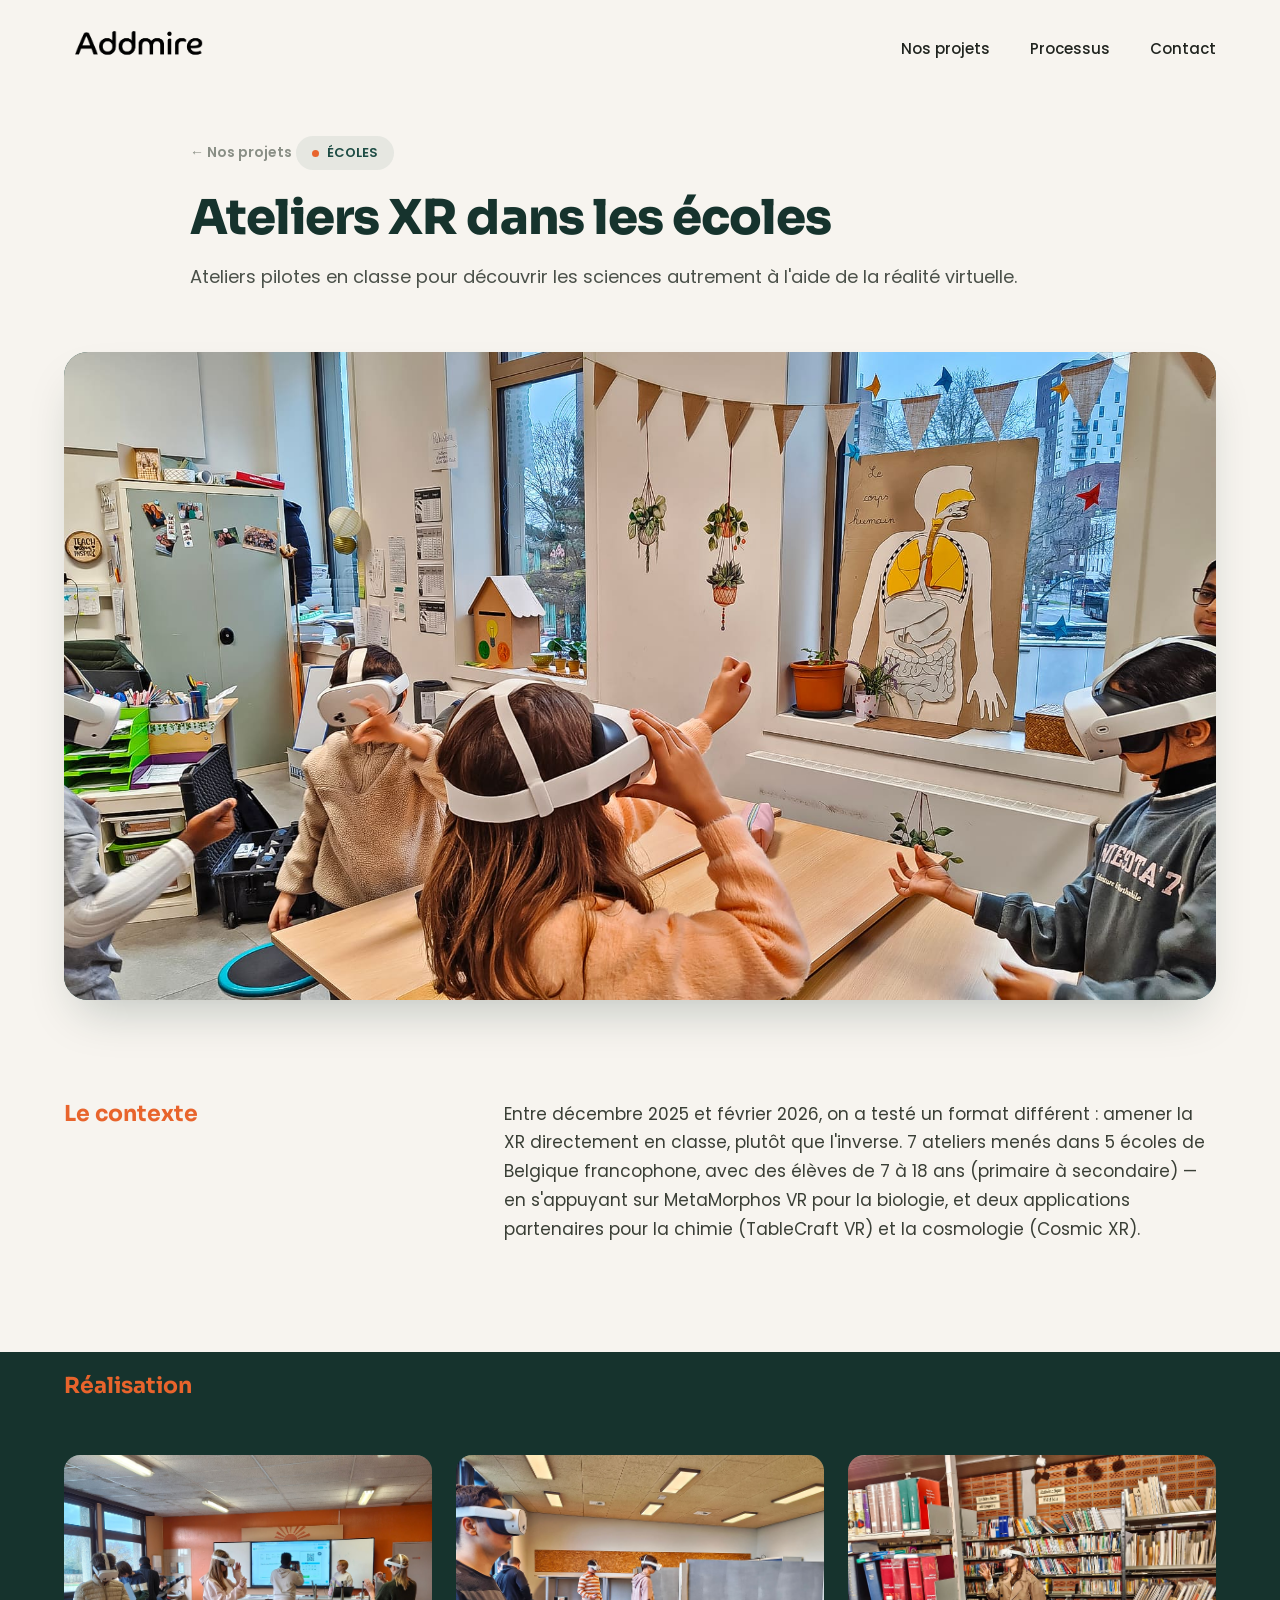
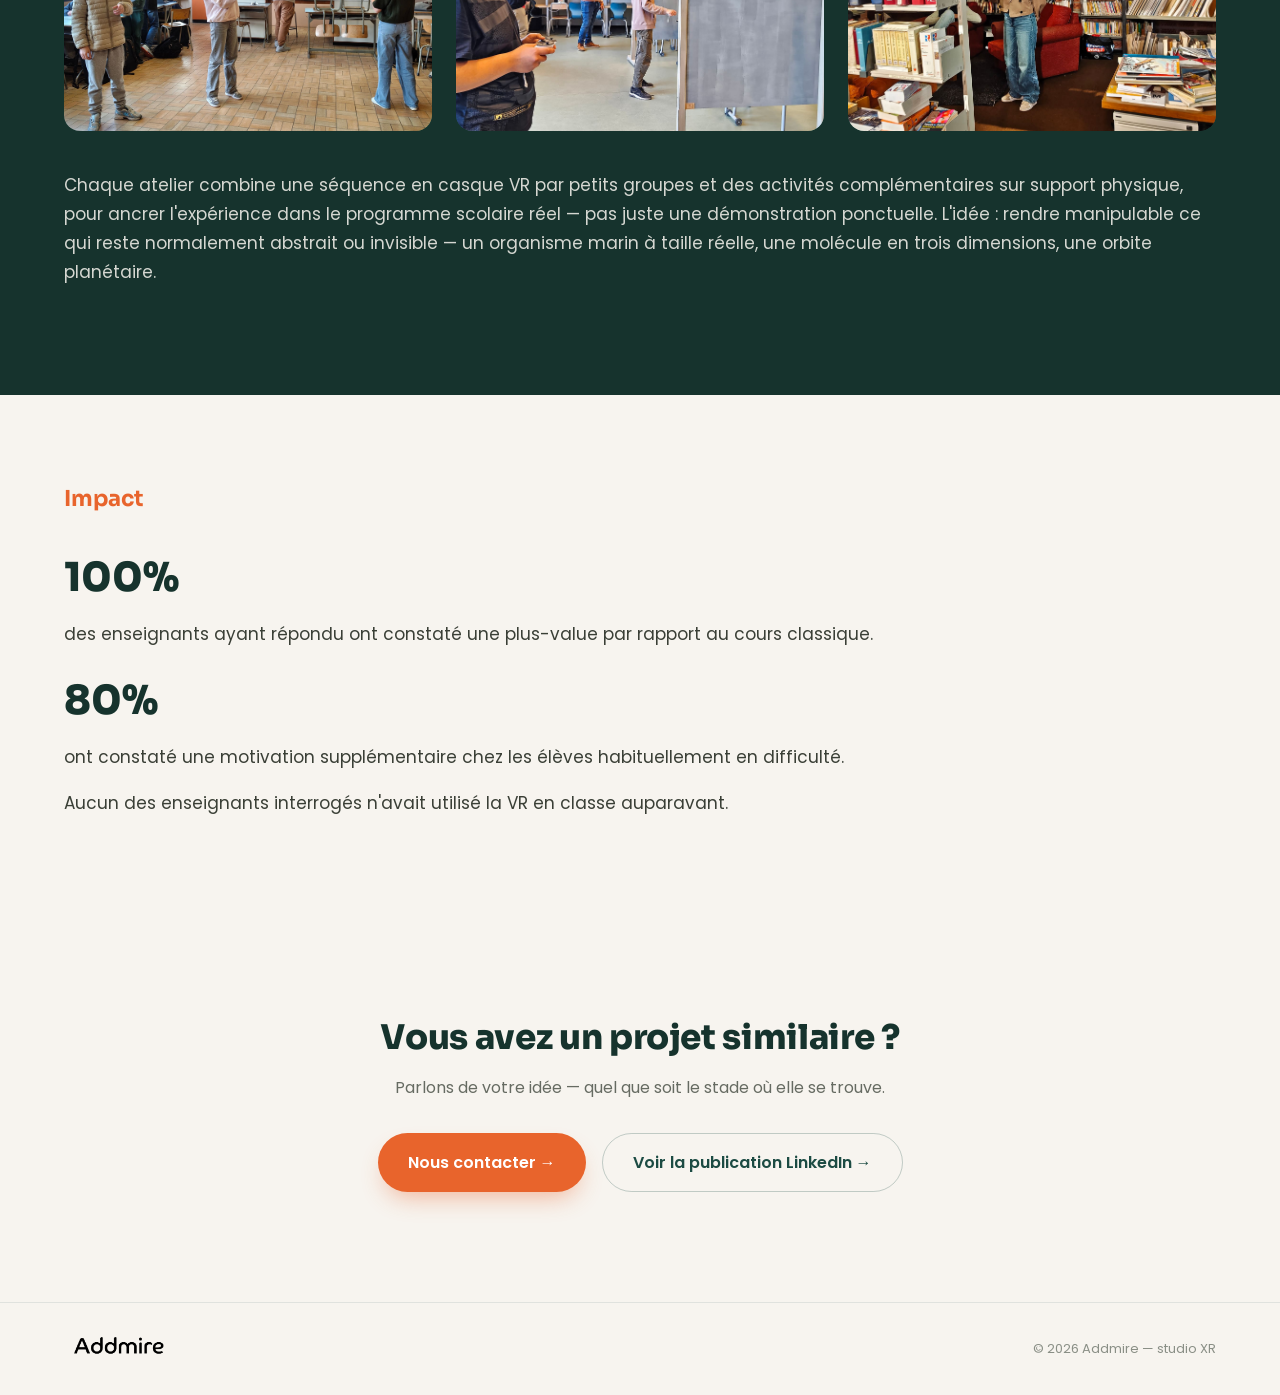
<file: projets/ateliers-xr-ecoles.html>
<!DOCTYPE html>
<html lang="fr">
<head>
<meta charset="utf-8">
<meta name="viewport" content="width=device-width, initial-scale=1">
<title>Ateliers XR dans les écoles — Addmire</title>
<meta name="description" content="Ateliers pilotes en classe pour découvrir les sciences autrement à l'aide de la réalité virtuelle. Un projet Addmire avec plusieurs écoles.">
<meta property="og:type" content="website">
<meta property="og:site_name" content="Addmire">
<meta property="og:title" content="Ateliers XR dans les écoles — Addmire">
<meta property="og:description" content="Ateliers pilotes en classe pour découvrir les sciences autrement à l'aide de la réalité virtuelle.">
<meta property="og:image" content="../assets/images/ateliers-xr-ecoles/og.jpg"><!-- à remplacer par une URL absolue une fois le domaine connu -->
<meta property="og:image:alt" content="Atelier XR en classe avec des élèves équipés de casques de réalité virtuelle">
<meta name="twitter:card" content="summary_large_image">
<meta name="twitter:title" content="Ateliers XR dans les écoles — Addmire">
<meta name="twitter:description" content="Ateliers pilotes en classe pour découvrir les sciences autrement à l'aide de la réalité virtuelle.">
<meta name="twitter:image" content="../assets/images/ateliers-xr-ecoles/og.jpg">
<meta name="theme-color" content="#1C4B43">
<link rel="icon" href="../assets/icons/favicon.svg" type="image/svg+xml">
<link rel="alternate icon" href="../assets/icons/favicon.ico">
<link rel="apple-touch-icon" href="../assets/icons/apple-touch-icon.png">
<link rel="manifest" href="../assets/icons/site.webmanifest">
<link rel="preconnect" href="https://fonts.googleapis.com">
<link rel="preconnect" href="https://fonts.gstatic.com" crossorigin>
<link href="https://fonts.googleapis.com/css2?family=Sora:wght@400;500;600;700;800&family=Poppins:wght@400;500;600&display=swap" rel="stylesheet">
<link rel="stylesheet" href="../styles.css">
<link rel="stylesheet" href="../assets/css/projet.css">
</head>
<body>

<!-- NAV -->
<div class="nav-wrap">
  <a href="../index.html" class="logo-slot" style="width:150px; height:40px; text-decoration:none;">
    <img src="../images/logo-addmire.png" alt="Addmire">
  </a>
  <div class="nav-links-desktop">
    <a href="../index.html#projets">Nos projets</a>
    <a href="../index.html#processus">Processus</a>
    <a href="../index.html#contact">Contact</a>
  </div>
  <button class="nav-burger" id="navBurger" aria-label="Menu">
    <svg width="20" height="20" viewBox="0 0 24 24" fill="none" stroke="#1C4B43" stroke-width="2" stroke-linecap="round">
      <line x1="3" y1="6" x2="21" y2="6"></line>
      <line x1="3" y1="12" x2="21" y2="12"></line>
      <line x1="3" y1="18" x2="21" y2="18"></line>
    </svg>
  </button>
  <div class="mobile-menu" id="mobileMenu">
    <a href="../index.html#projets">Nos projets</a>
    <a href="../index.html#processus">Processus</a>
    <a href="../index.html#contact">Contact</a>
  </div>
</div>

<!-- HERO PROJET -->
<section class="proj-hero">
  <div class="proj-hero-inner">
    <a href="../index.html#projets" class="proj-back">← Nos projets</a>
    <div class="hero-badge"><span class="dot"></span>ÉCOLES</div>
    <h1 class="proj-h1">Ateliers XR dans les écoles</h1>
    <p class="proj-subtitle">Ateliers pilotes en classe pour découvrir les sciences autrement à l'aide de la réalité virtuelle.</p>
  </div>
</section>

<!-- VISUEL PRINCIPAL -->
<section class="proj-visual">
  <div class="proj-visual-inner">
    <div class="proj-visual-frame">
      <div class="photo-slot" data-label="Ateliers XR dans les écoles">
        <img src="../images/ecoles-xr.jpg" alt="Atelier XR en classe avec des élèves équipés de casques de réalité virtuelle" onerror="this.style.display='none'">
      </div>
    </div>
  </div>
</section>

<!-- CONTEXTE -->
<section class="proj-block">
  <div class="proj-block-inner proj-split">
    <div><div class="proj-h">Le contexte</div></div>
    <div class="proj-text">
      <p>Entre décembre 2025 et février 2026, on a testé un format différent : amener la XR directement en classe, plutôt que l'inverse. 7 ateliers menés dans 5 écoles de Belgique francophone, avec des élèves de 7 à 18 ans (primaire à secondaire) — en s'appuyant sur MetaMorphos VR pour la biologie, et deux applications partenaires pour la chimie (TableCraft VR) et la cosmologie (Cosmic XR).</p>
    </div>
  </div>
</section>

<!-- RÉALISATION -->
<section class="proj-block proj-dark">
  <div class="proj-block-inner">
    <div class="proj-split">
      <div><div class="proj-h">Réalisation</div></div>
      <div></div>
    </div>
    <div class="gallery-grid">
      <div class="gallery-item">
        <div class="photo-slot" data-label="Atelier XR en classe — vue 1">
          <img src="../assets/images/ateliers-xr-ecoles/gallery-1.jpg" alt="Élèves équipés de casques VR pendant un atelier XR en classe" onerror="this.style.display='none'">
        </div>
      </div>
      <div class="gallery-item">
        <div class="photo-slot" data-label="Atelier XR en classe — vue 2">
          <img src="../assets/images/ateliers-xr-ecoles/gallery-2.jpg" alt="Atelier XR en classe, vue 2" onerror="this.style.display='none'">
        </div>
      </div>
      <div class="gallery-item">
        <div class="photo-slot" data-label="Atelier XR en classe — vue 3">
          <img src="../assets/images/ateliers-xr-ecoles/gallery-3.jpg" alt="Atelier XR en classe, vue 3" onerror="this.style.display='none'">
        </div>
      </div>
    </div>
    <div class="proj-text">
      <p>Chaque atelier combine une séquence en casque VR par petits groupes et des activités complémentaires sur support physique, pour ancrer l'expérience dans le programme scolaire réel — pas juste une démonstration ponctuelle. L'idée : rendre manipulable ce qui reste normalement abstrait ou invisible — un organisme marin à taille réelle, une molécule en trois dimensions, une orbite planétaire.</p>
    </div>
  </div>
</section>

<!-- IMPACT -->
<section class="proj-impact">
  <div class="proj-block-inner">
    <div class="proj-h">Impact</div>
    <div class="proj-text">
      <div class="impact-item">
        <div class="impact-stat">100%</div>
        <p>des enseignants ayant répondu ont constaté une plus-value par rapport au cours classique.</p>
      </div>
      <div class="impact-item">
        <div class="impact-stat">80%</div>
        <p>ont constaté une motivation supplémentaire chez les élèves habituellement en difficulté.</p>
      </div>
      <div class="impact-item">
        <p>Aucun des enseignants interrogés n'avait utilisé la VR en classe auparavant.</p>
      </div>
    </div>
  </div>
</section>

<!-- CTA FIN -->
<section class="proj-cta">
  <div class="proj-cta-inner">
    <h2>Vous avez un projet similaire ?</h2>
    <p>Parlons de votre idée — quel que soit le stade où elle se trouve.</p>
    <div class="proj-cta-actions">
      <a href="mailto:nathan.puozzo@addmire.net" class="btn-primary">Nous contacter →</a>
      <a href="https://www.linkedin.com/feed/update/urn:li:activity:7402617849199960064" target="_blank" rel="noopener" class="btn-secondary">Voir la publication LinkedIn →</a>
    </div>
  </div>
</section>

<!-- FOOTER -->
<div class="site-footer">
  <a href="../index.html" class="logo-slot" style="width:110px; height:28px;">
    <img src="../images/logo-addmire.png" alt="Addmire">
  </a>
  <div class="footer-copy">© 2026 Addmire — studio XR</div>
</div>

<script src="../script.js"></script>
</body>
</html>
</file>
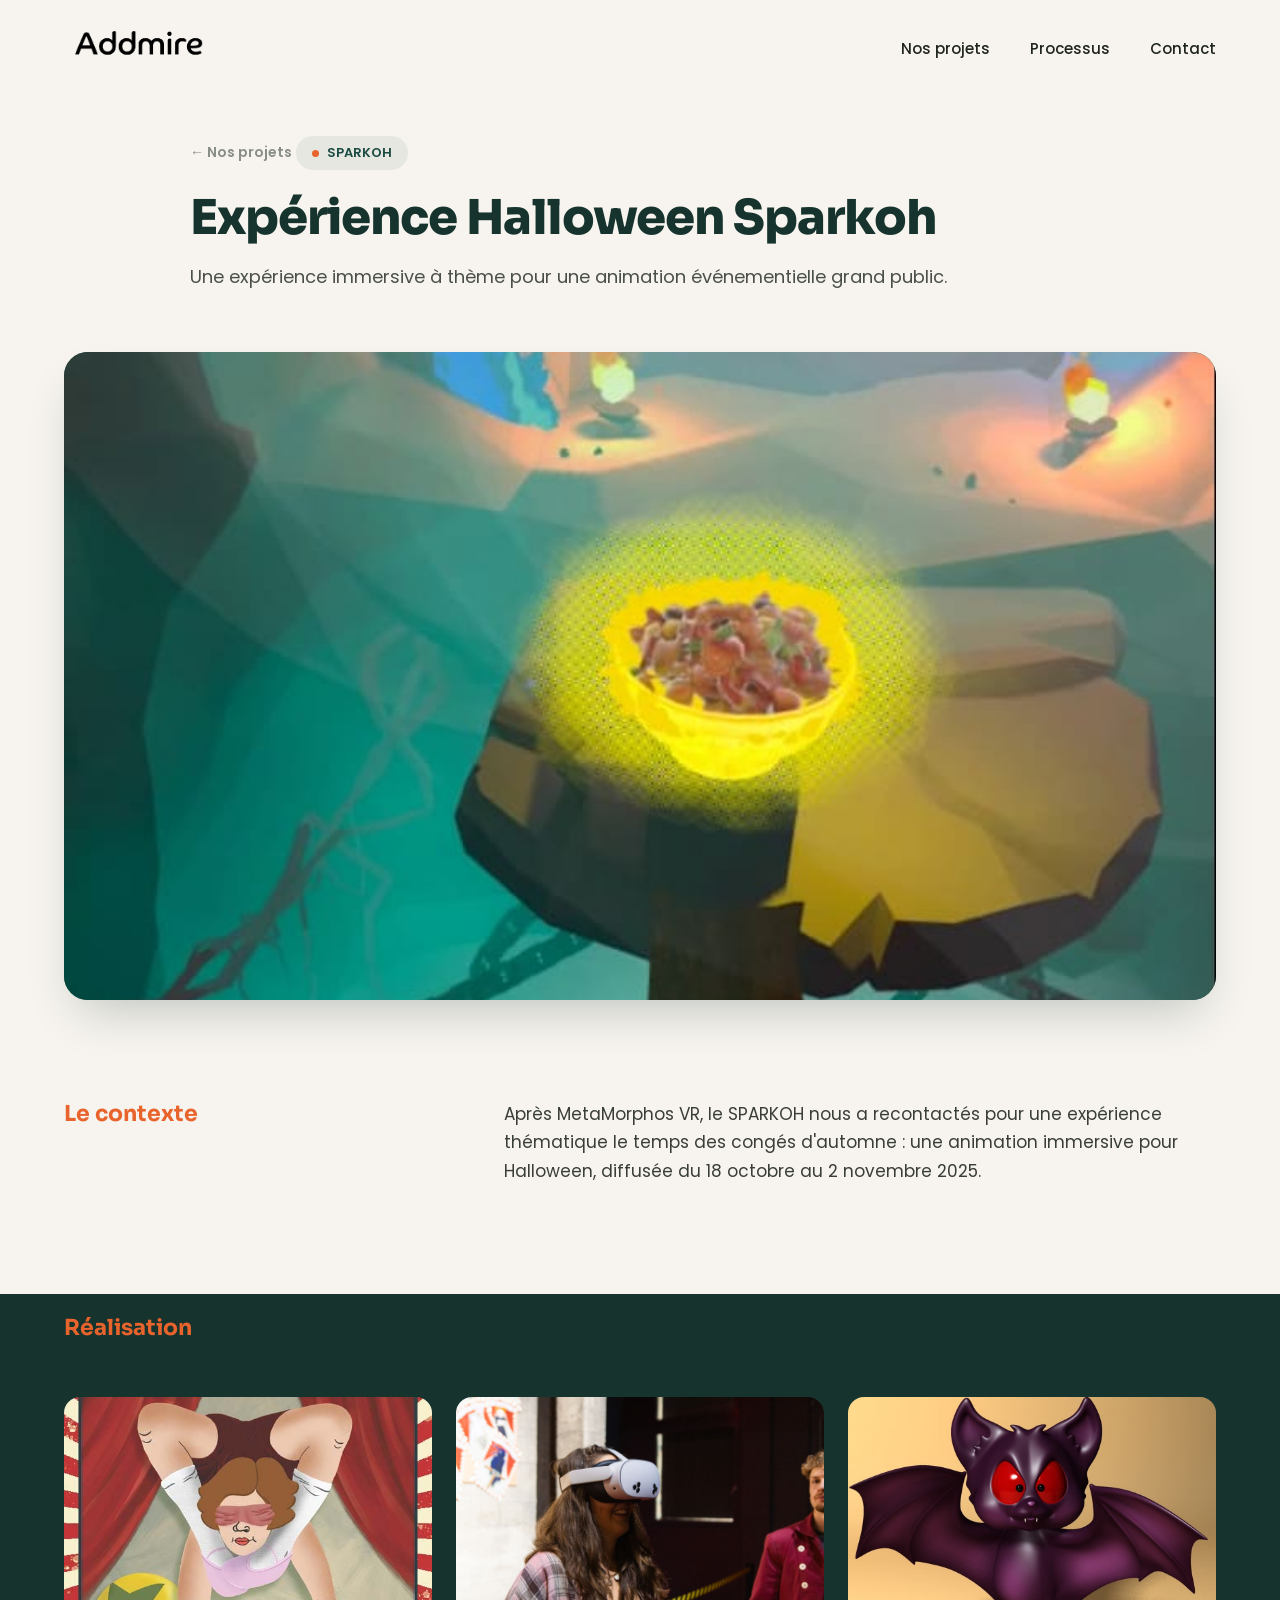
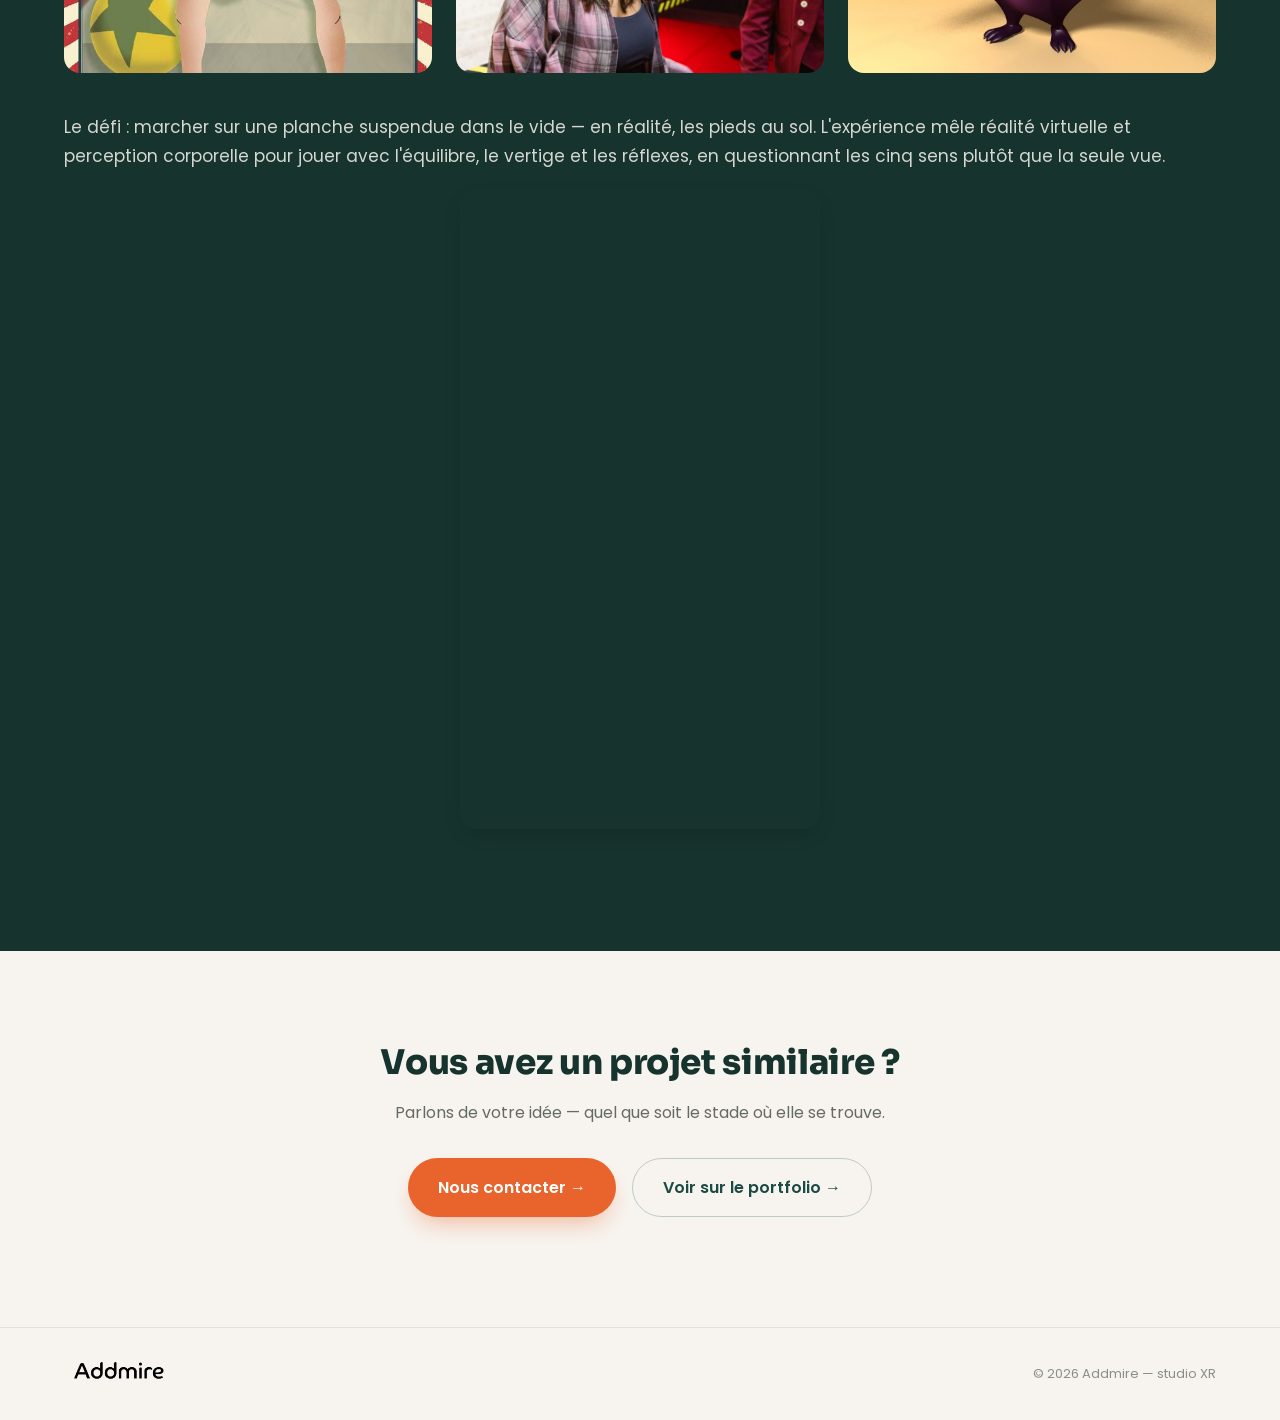
<file: projets/halloween-sparkoh.html>
<!DOCTYPE html>
<html lang="fr">
<head>
<meta charset="utf-8">
<meta name="viewport" content="width=device-width, initial-scale=1">
<title>Expérience Halloween Sparkoh — Addmire</title>
<meta name="description" content="Une expérience immersive à thème pour une animation événementielle grand public. Un projet Addmire pour Sparkoh.">
<meta property="og:type" content="website">
<meta property="og:site_name" content="Addmire">
<meta property="og:title" content="Expérience Halloween Sparkoh — Addmire">
<meta property="og:description" content="Une expérience immersive à thème pour une animation événementielle grand public.">
<meta property="og:image" content="../assets/images/halloween-sparkoh/og.jpg"><!-- à remplacer par une URL absolue une fois le domaine connu -->
<meta property="og:image:alt" content="Expérience immersive à thème Halloween au Sparkoh">
<meta name="twitter:card" content="summary_large_image">
<meta name="twitter:title" content="Expérience Halloween Sparkoh — Addmire">
<meta name="twitter:description" content="Une expérience immersive à thème pour une animation événementielle grand public.">
<meta name="twitter:image" content="../assets/images/halloween-sparkoh/og.jpg">
<meta name="theme-color" content="#1C4B43">
<link rel="icon" href="../assets/icons/favicon.svg" type="image/svg+xml">
<link rel="alternate icon" href="../assets/icons/favicon.ico">
<link rel="apple-touch-icon" href="../assets/icons/apple-touch-icon.png">
<link rel="manifest" href="../assets/icons/site.webmanifest">
<link rel="preconnect" href="https://fonts.googleapis.com">
<link rel="preconnect" href="https://fonts.gstatic.com" crossorigin>
<link href="https://fonts.googleapis.com/css2?family=Sora:wght@400;500;600;700;800&family=Poppins:wght@400;500;600&display=swap" rel="stylesheet">
<link rel="stylesheet" href="../styles.css">
<link rel="stylesheet" href="../assets/css/projet.css">
</head>
<body>

<!-- NAV -->
<div class="nav-wrap">
  <a href="../index.html" class="logo-slot" style="width:150px; height:40px; text-decoration:none;">
    <img src="../images/logo-addmire.png" alt="Addmire">
  </a>
  <div class="nav-links-desktop">
    <a href="../index.html#projets">Nos projets</a>
    <a href="../index.html#processus">Processus</a>
    <a href="../index.html#contact">Contact</a>
  </div>
  <button class="nav-burger" id="navBurger" aria-label="Menu">
    <svg width="20" height="20" viewBox="0 0 24 24" fill="none" stroke="#1C4B43" stroke-width="2" stroke-linecap="round">
      <line x1="3" y1="6" x2="21" y2="6"></line>
      <line x1="3" y1="12" x2="21" y2="12"></line>
      <line x1="3" y1="18" x2="21" y2="18"></line>
    </svg>
  </button>
  <div class="mobile-menu" id="mobileMenu">
    <a href="../index.html#projets">Nos projets</a>
    <a href="../index.html#processus">Processus</a>
    <a href="../index.html#contact">Contact</a>
  </div>
</div>

<!-- HERO PROJET -->
<section class="proj-hero">
  <div class="proj-hero-inner">
    <a href="../index.html#projets" class="proj-back">← Nos projets</a>
    <div class="hero-badge"><span class="dot"></span>SPARKOH</div>
    <h1 class="proj-h1">Expérience Halloween Sparkoh</h1>
    <p class="proj-subtitle">Une expérience immersive à thème pour une animation événementielle grand public.</p>
  </div>
</section>

<!-- VISUEL PRINCIPAL -->
<section class="proj-visual">
  <div class="proj-visual-inner">
    <div class="proj-visual-frame">
      <div class="photo-slot" data-label="Expérience Halloween Sparkoh">
        <img src="../images/halloween-sparkoh.jpg" alt="Expérience immersive à thème Halloween au Sparkoh" onerror="this.style.display='none'">
      </div>
    </div>
  </div>
</section>

<!-- CONTEXTE -->
<section class="proj-block">
  <div class="proj-block-inner proj-split">
    <div><div class="proj-h">Le contexte</div></div>
    <div class="proj-text">
      <p>Après MetaMorphos VR, le SPARKOH nous a recontactés pour une expérience thématique le temps des congés d'automne : une animation immersive pour Halloween, diffusée du 18 octobre au 2 novembre 2025.</p>
    </div>
  </div>
</section>

<!-- RÉALISATION -->
<section class="proj-block proj-dark">
  <div class="proj-block-inner">
    <div class="proj-split">
      <div><div class="proj-h">Réalisation</div></div>
      <div></div>
    </div>
    <div class="gallery-grid">
      <div class="gallery-item">
        <div class="photo-slot" data-label="Expérience Halloween — planche suspendue">
          <img src="../assets/images/halloween-sparkoh/gallery-1.jpg" alt="Visiteur marchant sur une planche suspendue en réalité virtuelle, expérience Halloween Sparkoh" onerror="this.style.display='none'">
        </div>
      </div>
      <div class="gallery-item">
        <div class="photo-slot" data-label="Expérience Halloween — vue 2">
          <img src="../assets/images/halloween-sparkoh/gallery-2.jpg" alt="Expérience immersive Halloween au Sparkoh, vue 2" onerror="this.style.display='none'">
        </div>
      </div>
      <div class="gallery-item">
        <div class="photo-slot" data-label="Expérience Halloween — vue 3">
          <img src="../assets/images/halloween-sparkoh/gallery-3.jpg" alt="Expérience immersive Halloween au Sparkoh, vue 3" onerror="this.style.display='none'">
        </div>
      </div>
    </div>
    <div class="proj-text">
      <p>Le défi : marcher sur une planche suspendue dans le vide — en réalité, les pieds au sol. L'expérience mêle réalité virtuelle et perception corporelle pour jouer avec l'équilibre, le vertige et les réflexes, en questionnant les cinq sens plutôt que la seule vue.</p>
    </div>
    <div class="proj-video is-vertical">
      <iframe src="https://www.youtube-nocookie.com/embed/luMVUVDmXLg" title="Expérience Halloween Sparkoh — vidéo aperçu" allow="accelerometer; autoplay; clipboard-write; encrypted-media; gyroscope; picture-in-picture; web-share" referrerpolicy="strict-origin-when-cross-origin" allowfullscreen loading="lazy"></iframe>
    </div>
  </div>
</section>

<!-- CTA FIN -->
<section class="proj-cta">
  <div class="proj-cta-inner">
    <h2>Vous avez un projet similaire ?</h2>
    <p>Parlons de votre idée — quel que soit le stade où elle se trouve.</p>
    <div class="proj-cta-actions">
      <a href="mailto:nathan.puozzo@addmire.net" class="btn-primary">Nous contacter →</a>
      <a href="https://nathanpuozzo.myportfolio.com/halloween-experience" target="_blank" rel="noopener" class="btn-secondary">Voir sur le portfolio →</a>
    </div>
  </div>
</section>

<!-- FOOTER -->
<div class="site-footer">
  <a href="../index.html" class="logo-slot" style="width:110px; height:28px;">
    <img src="../images/logo-addmire.png" alt="Addmire">
  </a>
  <div class="footer-copy">© 2026 Addmire — studio XR</div>
</div>

<script src="../script.js"></script>
</body>
</html>
</file>
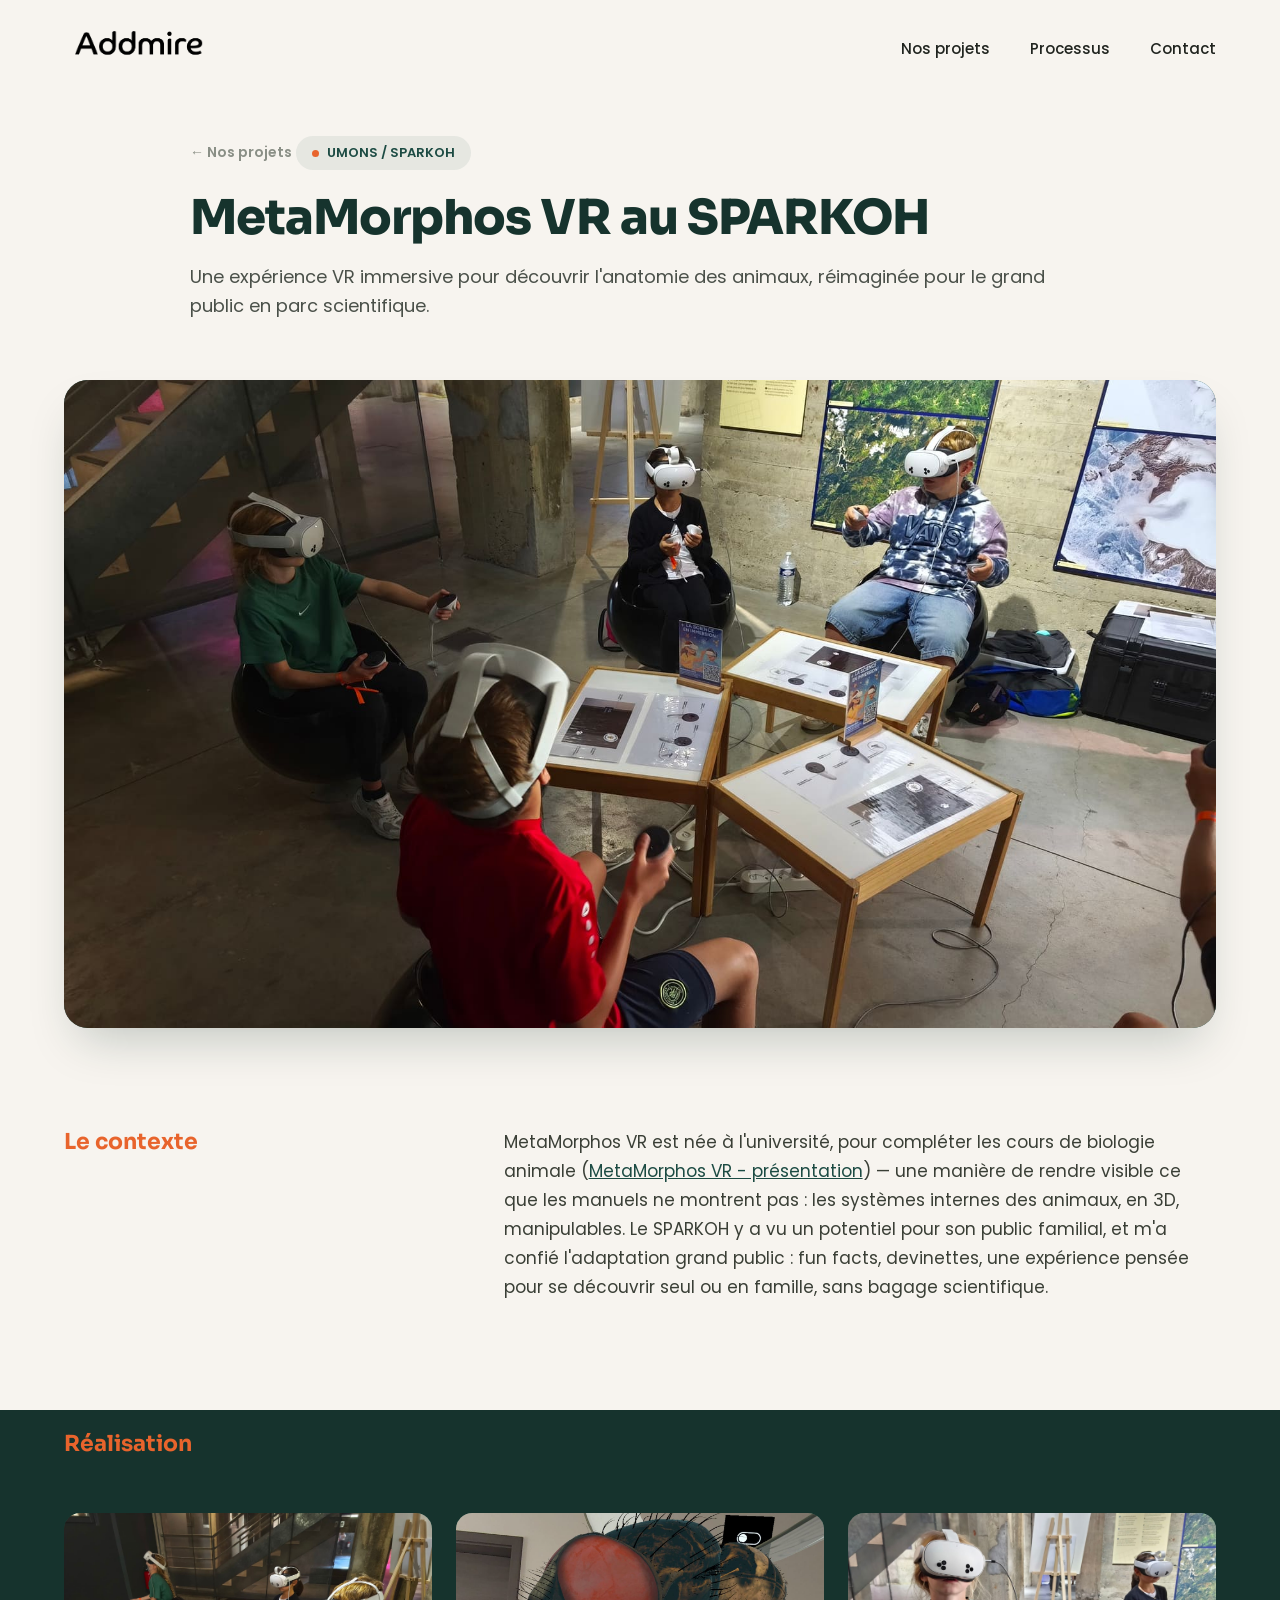
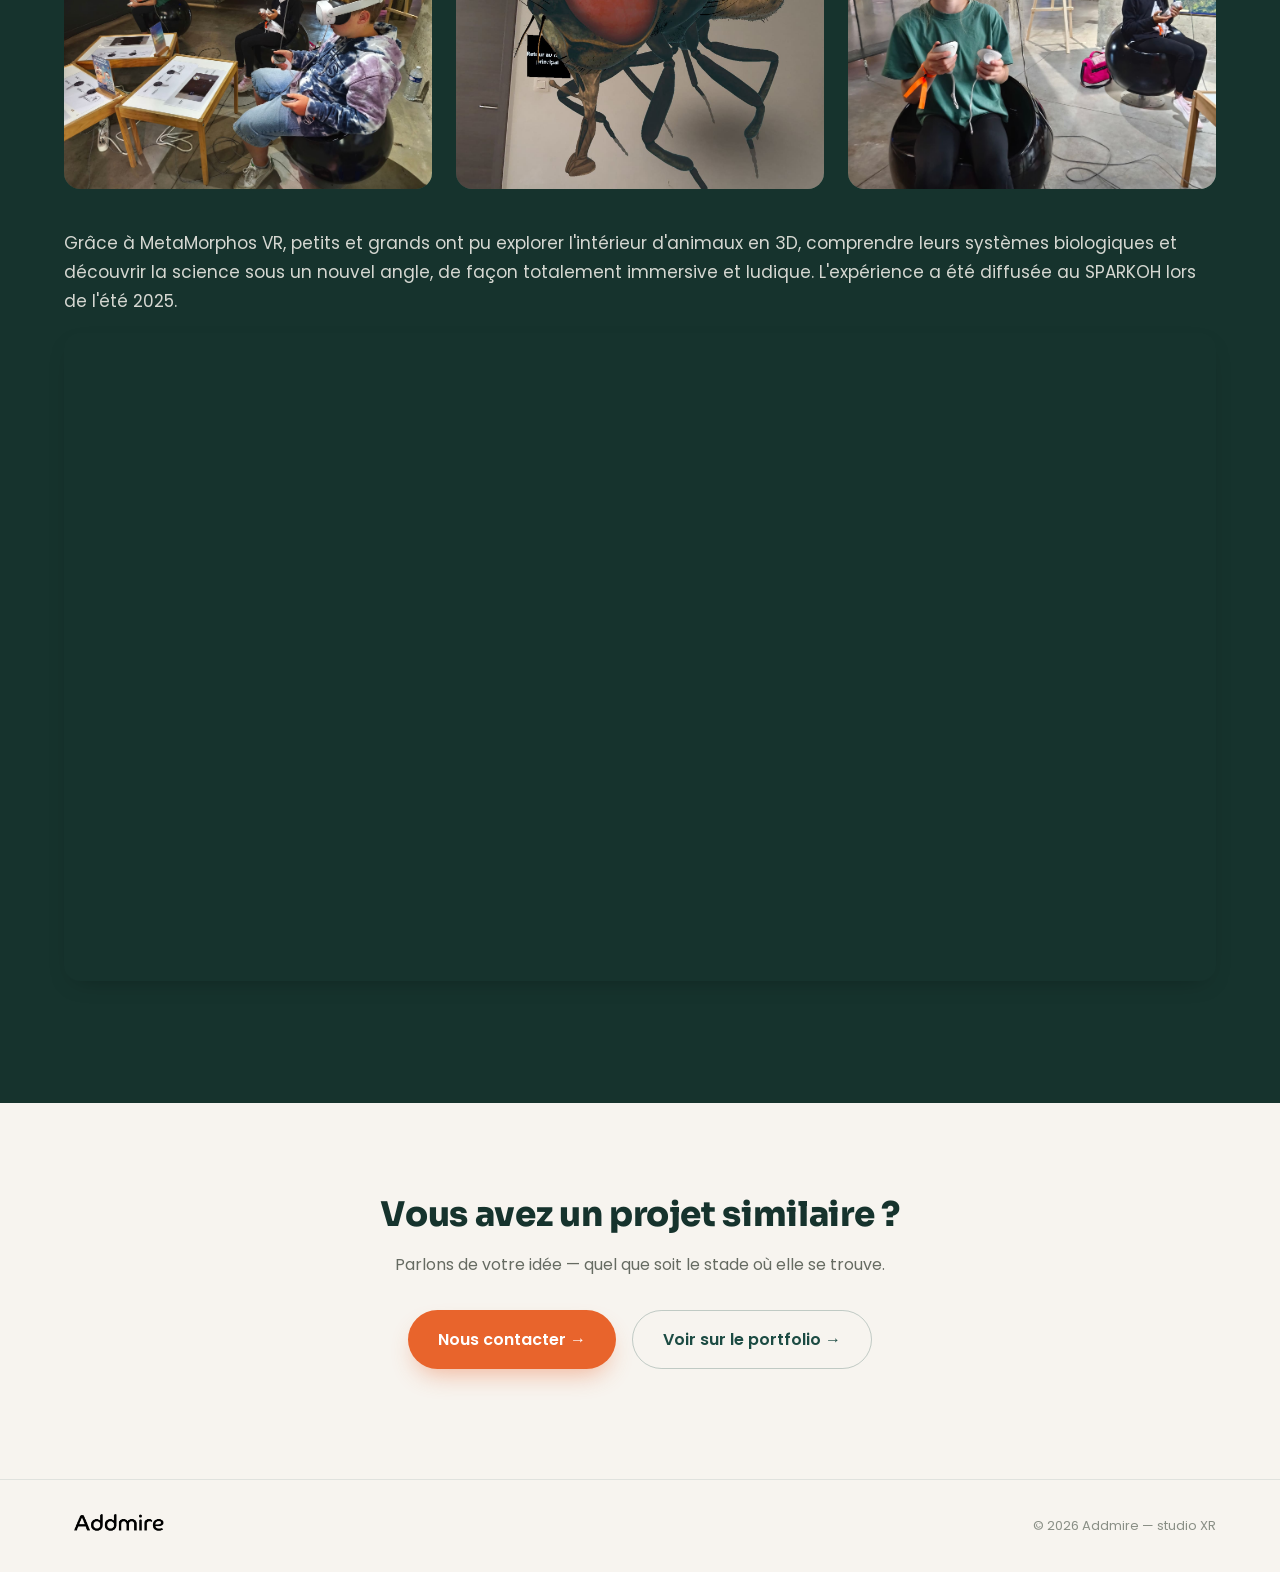
<file: projets/metamorphos-vr.html>
<!DOCTYPE html>
<html lang="fr">
<head>
<meta charset="utf-8">
<meta name="viewport" content="width=device-width, initial-scale=1">
<title>MetaMorphos VR au SPARKOH — Addmire</title>
<meta name="description" content="Une expérience VR immersive pour découvrir l'anatomie des animaux, réimaginée pour le grand public en parc scientifique. Un projet Addmire pour UMONS / SPARKOH.">
<meta property="og:type" content="website">
<meta property="og:site_name" content="Addmire">
<meta property="og:title" content="MetaMorphos VR au SPARKOH — Addmire">
<meta property="og:description" content="Une expérience VR immersive pour découvrir l'anatomie des animaux, réimaginée pour le grand public en parc scientifique.">
<meta property="og:image" content="../assets/images/metamorphos-vr/og.jpg"><!-- à remplacer par une URL absolue une fois le domaine connu -->
<meta property="og:image:alt" content="Enfants équipés de casques VR lors de l'expérience MetaMorphos au SPARKOH">
<meta name="twitter:card" content="summary_large_image">
<meta name="twitter:title" content="MetaMorphos VR au SPARKOH — Addmire">
<meta name="twitter:description" content="Une expérience VR immersive pour découvrir l'anatomie des animaux, réimaginée pour le grand public en parc scientifique.">
<meta name="twitter:image" content="../assets/images/metamorphos-vr/og.jpg">
<meta name="theme-color" content="#1C4B43">
<link rel="icon" href="../assets/icons/favicon.svg" type="image/svg+xml">
<link rel="alternate icon" href="../assets/icons/favicon.ico">
<link rel="apple-touch-icon" href="../assets/icons/apple-touch-icon.png">
<link rel="manifest" href="../assets/icons/site.webmanifest">
<link rel="preconnect" href="https://fonts.googleapis.com">
<link rel="preconnect" href="https://fonts.gstatic.com" crossorigin>
<link href="https://fonts.googleapis.com/css2?family=Sora:wght@400;500;600;700;800&family=Poppins:wght@400;500;600&display=swap" rel="stylesheet">
<link rel="stylesheet" href="../styles.css">
<link rel="stylesheet" href="../assets/css/projet.css">
</head>
<body>

<!-- NAV -->
<div class="nav-wrap">
  <a href="../index.html" class="logo-slot" style="width:150px; height:40px; text-decoration:none;">
    <img src="../images/logo-addmire.png" alt="Addmire">
  </a>
  <div class="nav-links-desktop">
    <a href="../index.html#projets">Nos projets</a>
    <a href="../index.html#processus">Processus</a>
    <a href="../index.html#contact">Contact</a>
  </div>
  <button class="nav-burger" id="navBurger" aria-label="Menu">
    <svg width="20" height="20" viewBox="0 0 24 24" fill="none" stroke="#1C4B43" stroke-width="2" stroke-linecap="round">
      <line x1="3" y1="6" x2="21" y2="6"></line>
      <line x1="3" y1="12" x2="21" y2="12"></line>
      <line x1="3" y1="18" x2="21" y2="18"></line>
    </svg>
  </button>
  <div class="mobile-menu" id="mobileMenu">
    <a href="../index.html#projets">Nos projets</a>
    <a href="../index.html#processus">Processus</a>
    <a href="../index.html#contact">Contact</a>
  </div>
</div>

<!-- HERO PROJET -->
<section class="proj-hero">
  <div class="proj-hero-inner">
    <a href="../index.html#projets" class="proj-back">← Nos projets</a>
    <div class="hero-badge"><span class="dot"></span>UMONS / SPARKOH</div>
    <h1 class="proj-h1">MetaMorphos VR au SPARKOH</h1>
    <p class="proj-subtitle">Une expérience VR immersive pour découvrir l'anatomie des animaux, réimaginée pour le grand public en parc scientifique.</p>
  </div>
</section>

<!-- VISUEL PRINCIPAL -->
<section class="proj-visual">
  <div class="proj-visual-inner">
    <div class="proj-visual-frame">
      <div class="photo-slot" data-label="MetaMorphos VR au SPARKOH">
        <img src="../images/metamorphos.jpg" alt="Enfants équipés de casques VR lors de l'expérience MetaMorphos au SPARKOH" onerror="this.style.display='none'">
      </div>
    </div>
  </div>
</section>

<!-- CONTEXTE -->
<section class="proj-block">
  <div class="proj-block-inner proj-split">
    <div><div class="proj-h">Le contexte</div></div>
    <div class="proj-text">
      <p>MetaMorphos VR est née à l'université, pour compléter les cours de biologie animale (<a href="https://www.youtube.com/watch?v=StVQq3HPigE" target="_blank" rel="noopener">MetaMorphos VR - présentation</a>) — une manière de rendre visible ce que les manuels ne montrent pas : les systèmes internes des animaux, en 3D, manipulables. Le SPARKOH y a vu un potentiel pour son public familial, et m'a confié l'adaptation grand public : fun facts, devinettes, une expérience pensée pour se découvrir seul ou en famille, sans bagage scientifique.</p>
    </div>
  </div>
</section>

<!-- RÉALISATION -->
<section class="proj-block proj-dark">
  <div class="proj-block-inner">
    <div class="proj-split">
      <div><div class="proj-h">Réalisation</div></div>
      <div></div>
    </div>
    <div class="gallery-grid">
      <div class="gallery-item">
        <div class="photo-slot" data-label="Photo supplémentaire 1">
          <img src="../assets/images/metamorphos-vr/gallery-1.jpg" alt="Photo supplémentaire du projet MetaMorphos VR au SPARKOH" onerror="this.style.display='none'">
        </div>
      </div>
      <div class="gallery-item">
        <div class="photo-slot" data-label="Photo supplémentaire 2">
          <img src="../assets/images/metamorphos-vr/gallery-2.jpg" alt="Photo supplémentaire du projet MetaMorphos VR au SPARKOH" onerror="this.style.display='none'">
        </div>
      </div>
      <div class="gallery-item">
        <div class="photo-slot" data-label="Photo supplémentaire 3">
          <img src="../assets/images/metamorphos-vr/gallery-3.jpg" alt="Photo supplémentaire du projet MetaMorphos VR au SPARKOH" onerror="this.style.display='none'">
        </div>
      </div>
    </div>
    <div class="proj-text">
      <p>Grâce à MetaMorphos VR, petits et grands ont pu explorer l'intérieur d'animaux en 3D, comprendre leurs systèmes biologiques et découvrir la science sous un nouvel angle, de façon totalement immersive et ludique. L'expérience a été diffusée au SPARKOH lors de l'été 2025.</p>
    </div>
    <div class="proj-video">
      <iframe src="https://www.youtube-nocookie.com/embed/BwN4EMOQPz8" title="MetaMorphos VR — vidéo aperçu" allow="accelerometer; autoplay; clipboard-write; encrypted-media; gyroscope; picture-in-picture; web-share" referrerpolicy="strict-origin-when-cross-origin" allowfullscreen loading="lazy"></iframe>
    </div>
  </div>
</section>

<!-- CTA FIN -->
<section class="proj-cta">
  <div class="proj-cta-inner">
    <h2>Vous avez un projet similaire ?</h2>
    <p>Parlons de votre idée — quel que soit le stade où elle se trouve.</p>
    <div class="proj-cta-actions">
      <a href="mailto:nathan.puozzo@addmire.net" class="btn-primary">Nous contacter →</a>
      <a href="https://nathanpuozzo.myportfolio.com/metamorphos-vr" target="_blank" rel="noopener" class="btn-secondary">Voir sur le portfolio →</a>
    </div>
  </div>
</section>

<!-- FOOTER -->
<div class="site-footer">
  <a href="../index.html" class="logo-slot" style="width:110px; height:28px;">
    <img src="../images/logo-addmire.png" alt="Addmire">
  </a>
  <div class="footer-copy">© 2026 Addmire — studio XR</div>
</div>

<script src="../script.js"></script>
</body>
</html>
</file>
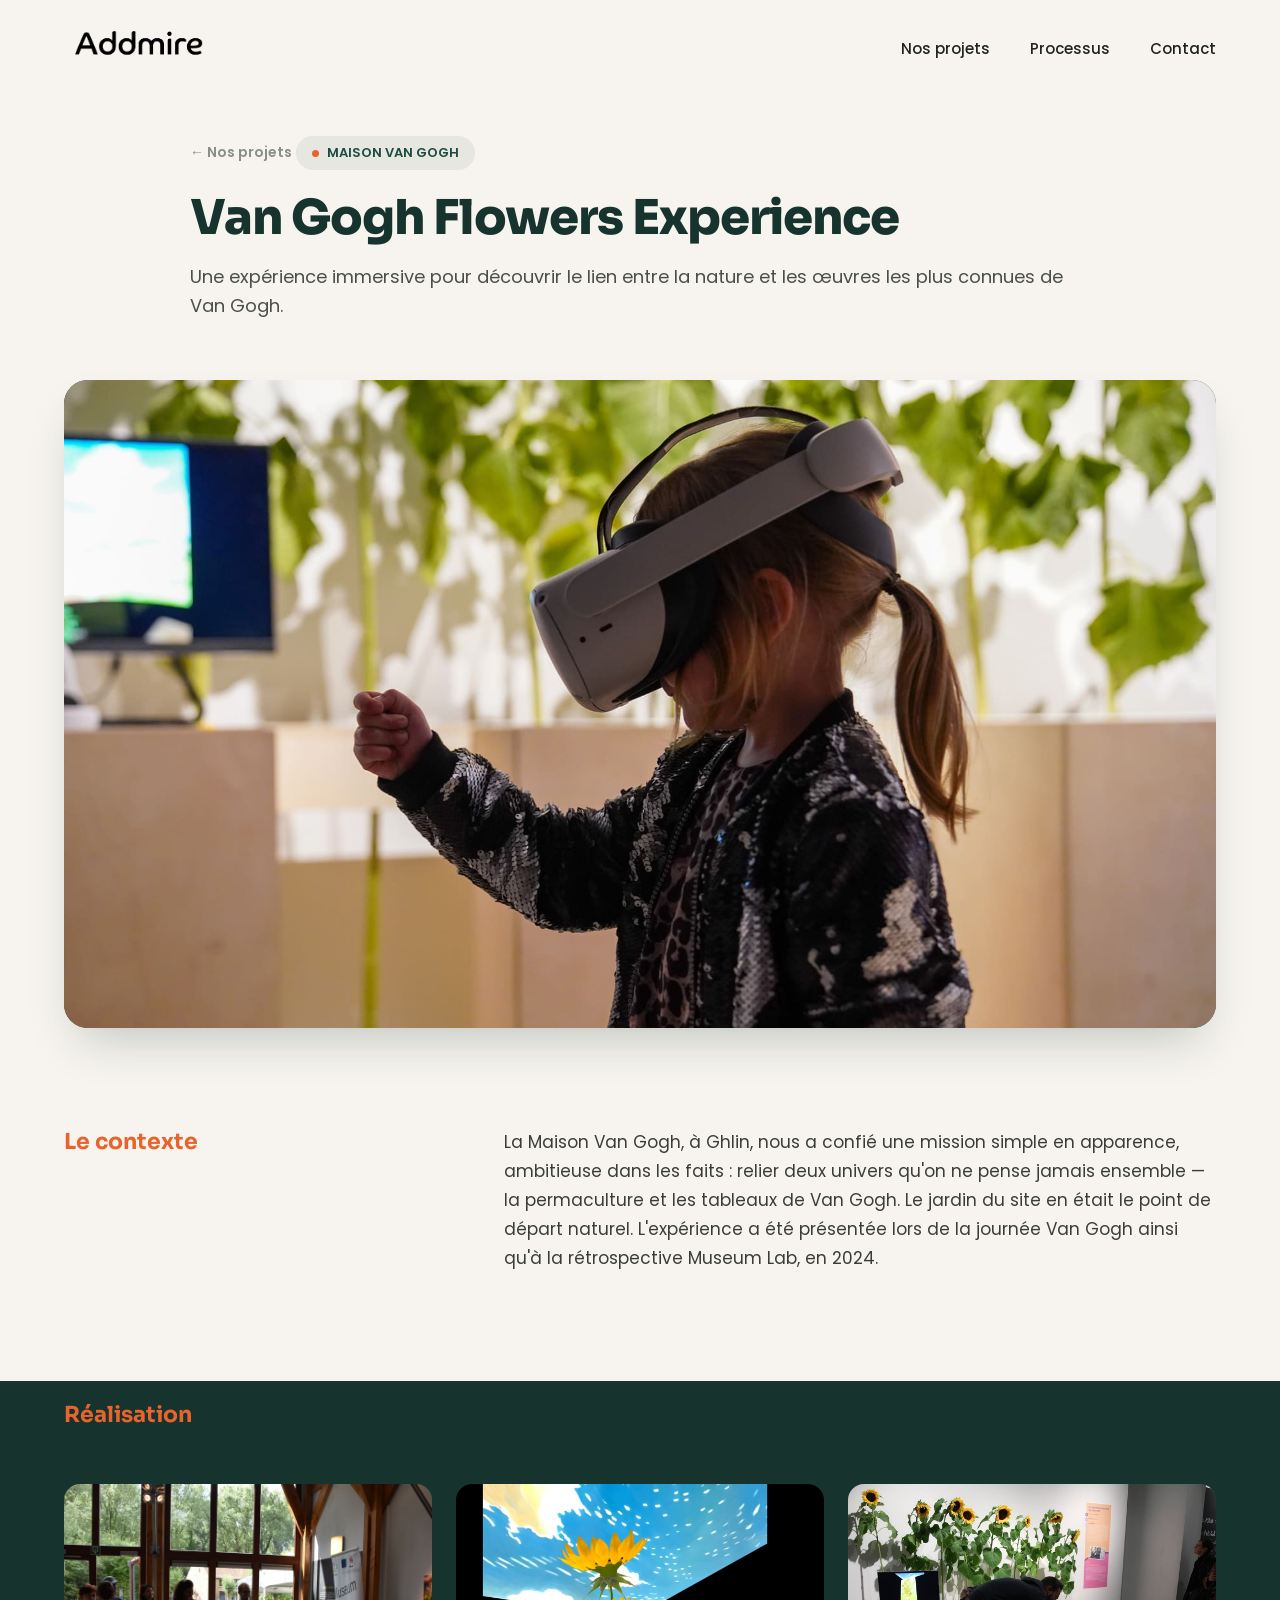
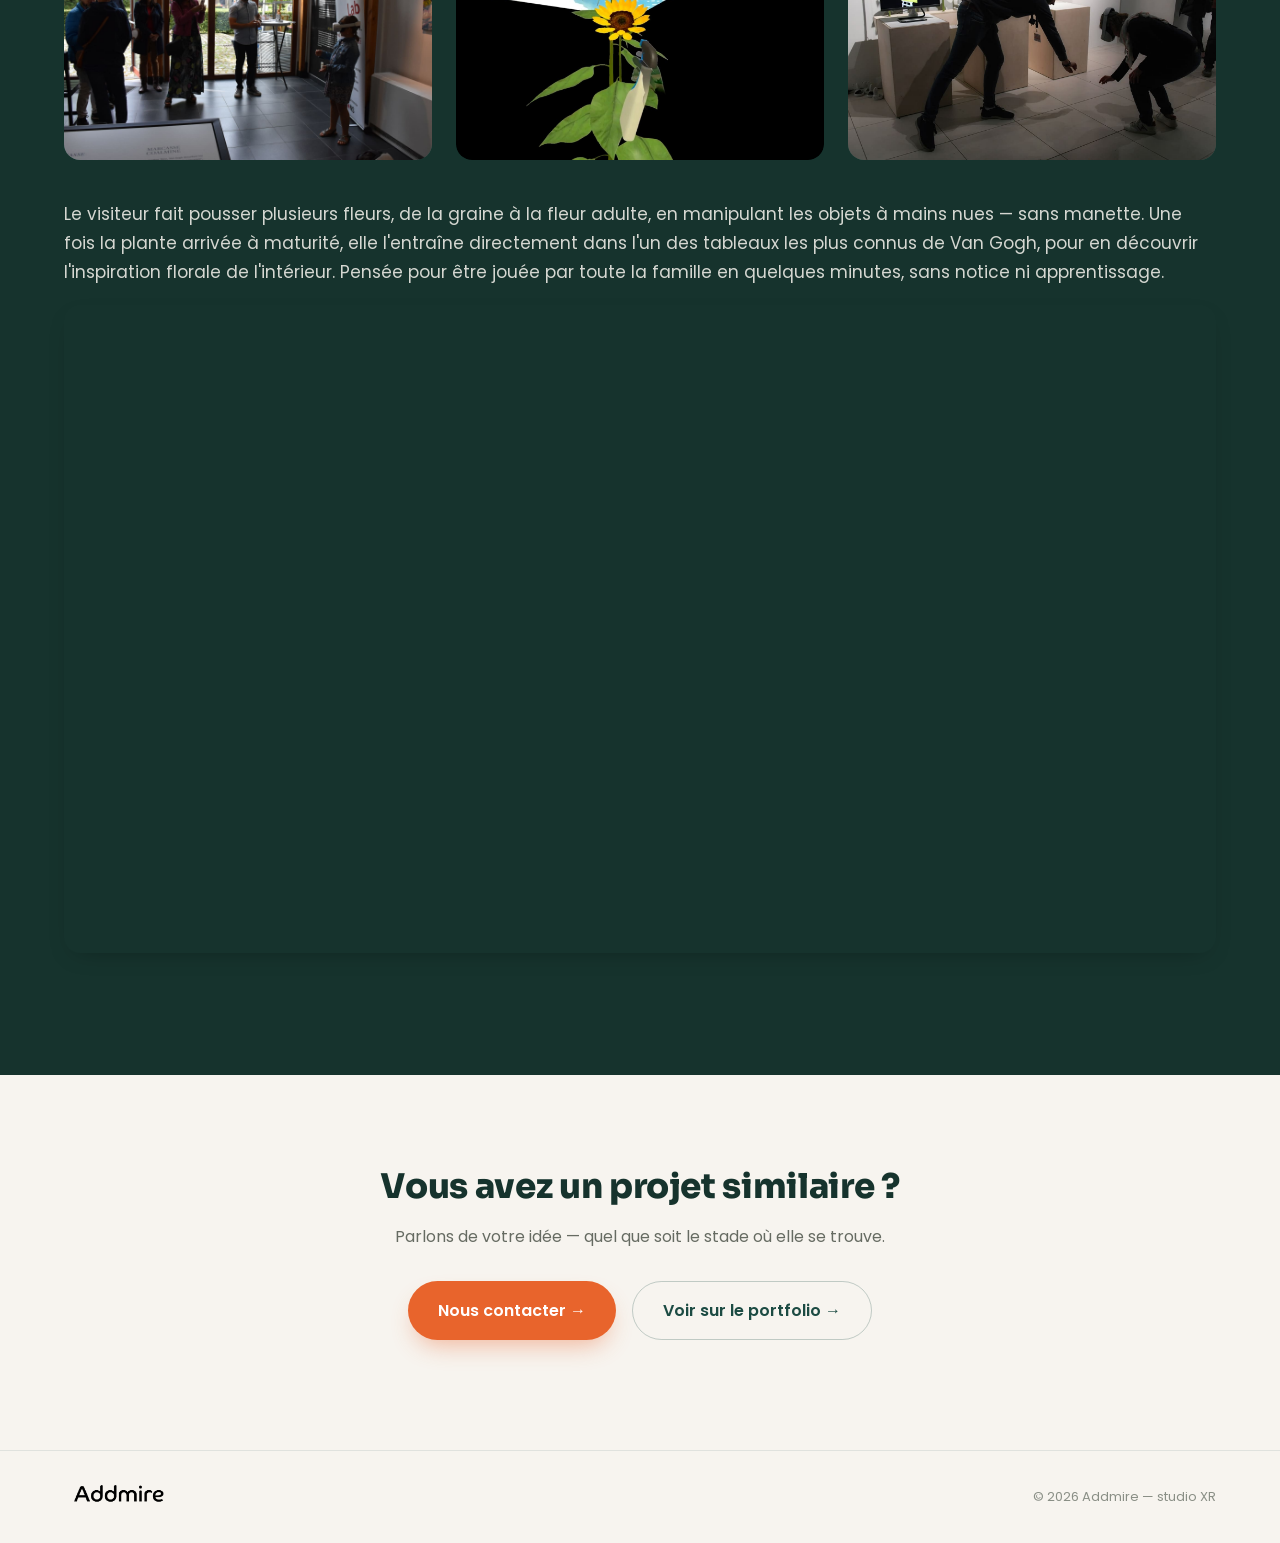
<file: projets/van-gogh-flowers.html>
<!DOCTYPE html>
<html lang="fr">
<head>
<meta charset="utf-8">
<meta name="viewport" content="width=device-width, initial-scale=1">
<title>Van Gogh Flowers Experience — Addmire</title>
<meta name="description" content="Une expérience immersive pour découvrir le lien entre la nature et les œuvres les plus connues de Van Gogh. Un projet Addmire pour la Maison Van Gogh.">
<meta property="og:type" content="website">
<meta property="og:site_name" content="Addmire">
<meta property="og:title" content="Van Gogh Flowers Experience — Addmire">
<meta property="og:description" content="Une expérience immersive pour découvrir le lien entre la nature et les œuvres les plus connues de Van Gogh.">
<meta property="og:image" content="../assets/images/van-gogh-flowers/og.jpg"><!-- à remplacer par une URL absolue une fois le domaine connu -->
<meta property="og:image:alt" content="Expérience immersive Van Gogh Flowers Experience">
<meta name="twitter:card" content="summary_large_image">
<meta name="twitter:title" content="Van Gogh Flowers Experience — Addmire">
<meta name="twitter:description" content="Une expérience immersive pour découvrir le lien entre la nature et les œuvres les plus connues de Van Gogh.">
<meta name="twitter:image" content="../assets/images/van-gogh-flowers/og.jpg">
<meta name="theme-color" content="#1C4B43">
<link rel="icon" href="../assets/icons/favicon.svg" type="image/svg+xml">
<link rel="alternate icon" href="../assets/icons/favicon.ico">
<link rel="apple-touch-icon" href="../assets/icons/apple-touch-icon.png">
<link rel="manifest" href="../assets/icons/site.webmanifest">
<link rel="preconnect" href="https://fonts.googleapis.com">
<link rel="preconnect" href="https://fonts.gstatic.com" crossorigin>
<link href="https://fonts.googleapis.com/css2?family=Sora:wght@400;500;600;700;800&family=Poppins:wght@400;500;600&display=swap" rel="stylesheet">
<link rel="stylesheet" href="../styles.css">
<link rel="stylesheet" href="../assets/css/projet.css">
</head>
<body>

<!-- NAV -->
<div class="nav-wrap">
  <a href="../index.html" class="logo-slot" style="width:150px; height:40px; text-decoration:none;">
    <img src="../images/logo-addmire.png" alt="Addmire">
  </a>
  <div class="nav-links-desktop">
    <a href="../index.html#projets">Nos projets</a>
    <a href="../index.html#processus">Processus</a>
    <a href="../index.html#contact">Contact</a>
  </div>
  <button class="nav-burger" id="navBurger" aria-label="Menu">
    <svg width="20" height="20" viewBox="0 0 24 24" fill="none" stroke="#1C4B43" stroke-width="2" stroke-linecap="round">
      <line x1="3" y1="6" x2="21" y2="6"></line>
      <line x1="3" y1="12" x2="21" y2="12"></line>
      <line x1="3" y1="18" x2="21" y2="18"></line>
    </svg>
  </button>
  <div class="mobile-menu" id="mobileMenu">
    <a href="../index.html#projets">Nos projets</a>
    <a href="../index.html#processus">Processus</a>
    <a href="../index.html#contact">Contact</a>
  </div>
</div>

<!-- HERO PROJET -->
<section class="proj-hero">
  <div class="proj-hero-inner">
    <a href="../index.html#projets" class="proj-back">← Nos projets</a>
    <div class="hero-badge"><span class="dot"></span>MAISON VAN GOGH</div>
    <h1 class="proj-h1">Van Gogh Flowers Experience</h1>
    <p class="proj-subtitle">Une expérience immersive pour découvrir le lien entre la nature et les œuvres les plus connues de Van Gogh.</p>
  </div>
</section>

<!-- VISUEL PRINCIPAL -->
<section class="proj-visual">
  <div class="proj-visual-inner">
    <div class="proj-visual-frame">
      <div class="photo-slot" data-label="Van Gogh Flowers Experience">
        <img src="../images/van-gogh-flowers.jpg" alt="Expérience immersive Van Gogh Flowers Experience" onerror="this.style.display='none'">
      </div>
    </div>
  </div>
</section>

<!-- CONTEXTE -->
<section class="proj-block">
  <div class="proj-block-inner proj-split">
    <div><div class="proj-h">Le contexte</div></div>
    <div class="proj-text">
      <p>La Maison Van Gogh, à Ghlin, nous a confié une mission simple en apparence, ambitieuse dans les faits : relier deux univers qu'on ne pense jamais ensemble — la permaculture et les tableaux de Van Gogh. Le jardin du site en était le point de départ naturel. L'expérience a été présentée lors de la journée Van Gogh ainsi qu'à la rétrospective Museum Lab, en 2024.</p>
    </div>
  </div>
</section>

<!-- RÉALISATION -->
<section class="proj-block proj-dark">
  <div class="proj-block-inner">
    <div class="proj-split">
      <div><div class="proj-h">Réalisation</div></div>
      <div></div>
    </div>
    <div class="gallery-grid">
      <div class="gallery-item">
        <div class="photo-slot" data-label="Van Gogh Flowers Experience — vue 1">
          <img src="../assets/images/van-gogh-flowers/gallery-1.jpg" alt="Visiteur faisant pousser une fleur à mains nues, Van Gogh Flowers Experience" onerror="this.style.display='none'">
        </div>
      </div>
      <div class="gallery-item">
        <div class="photo-slot" data-label="Van Gogh Flowers Experience — vue 2">
          <img src="../assets/images/van-gogh-flowers/gallery-2.jpg" alt="Van Gogh Flowers Experience, vue 2" onerror="this.style.display='none'">
        </div>
      </div>
      <div class="gallery-item">
        <div class="photo-slot" data-label="Van Gogh Flowers Experience — vue 3">
          <img src="../assets/images/van-gogh-flowers/gallery-3.jpg" alt="Van Gogh Flowers Experience, vue 3" onerror="this.style.display='none'">
        </div>
      </div>
    </div>
    <div class="proj-text">
      <p>Le visiteur fait pousser plusieurs fleurs, de la graine à la fleur adulte, en manipulant les objets à mains nues — sans manette. Une fois la plante arrivée à maturité, elle l'entraîne directement dans l'un des tableaux les plus connus de Van Gogh, pour en découvrir l'inspiration florale de l'intérieur. Pensée pour être jouée par toute la famille en quelques minutes, sans notice ni apprentissage.</p>
    </div>
    <div class="proj-video">
      <iframe src="https://www.youtube-nocookie.com/embed/7ycGtgl9iwY" title="Van Gogh Flowers Experience — vidéo aperçu" allow="accelerometer; autoplay; clipboard-write; encrypted-media; gyroscope; picture-in-picture; web-share" referrerpolicy="strict-origin-when-cross-origin" allowfullscreen loading="lazy"></iframe>
    </div>
  </div>
</section>

<!-- CTA FIN -->
<section class="proj-cta">
  <div class="proj-cta-inner">
    <h2>Vous avez un projet similaire ?</h2>
    <p>Parlons de votre idée — quel que soit le stade où elle se trouve.</p>
    <div class="proj-cta-actions">
      <a href="mailto:nathan.puozzo@addmire.net" class="btn-primary">Nous contacter →</a>
      <a href="https://nathanpuozzo.myportfolio.com/van-gogh-flowers-experience" target="_blank" rel="noopener" class="btn-secondary">Voir sur le portfolio →</a>
    </div>
  </div>
</section>

<!-- FOOTER -->
<div class="site-footer">
  <a href="../index.html" class="logo-slot" style="width:110px; height:28px;">
    <img src="../images/logo-addmire.png" alt="Addmire">
  </a>
  <div class="footer-copy">© 2026 Addmire — studio XR</div>
</div>

<script src="../script.js"></script>
</body>
</html>
</file>
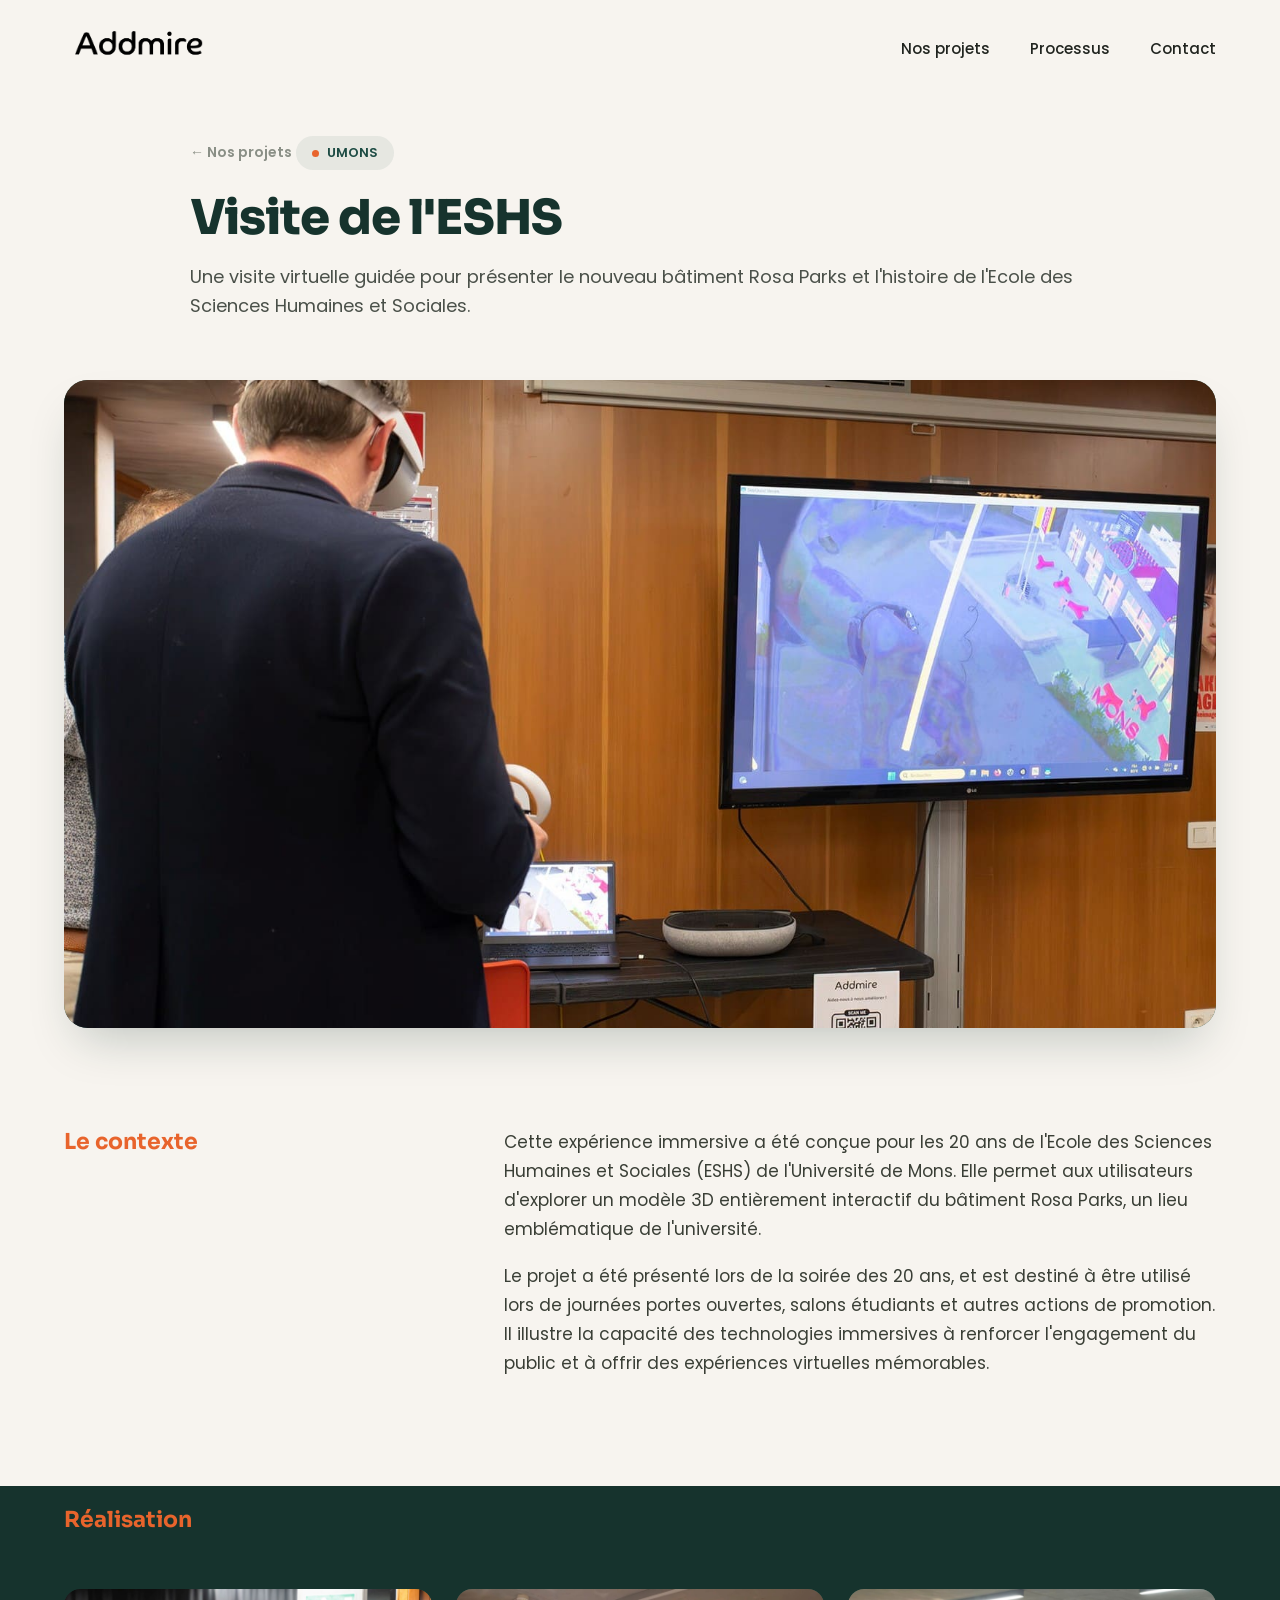
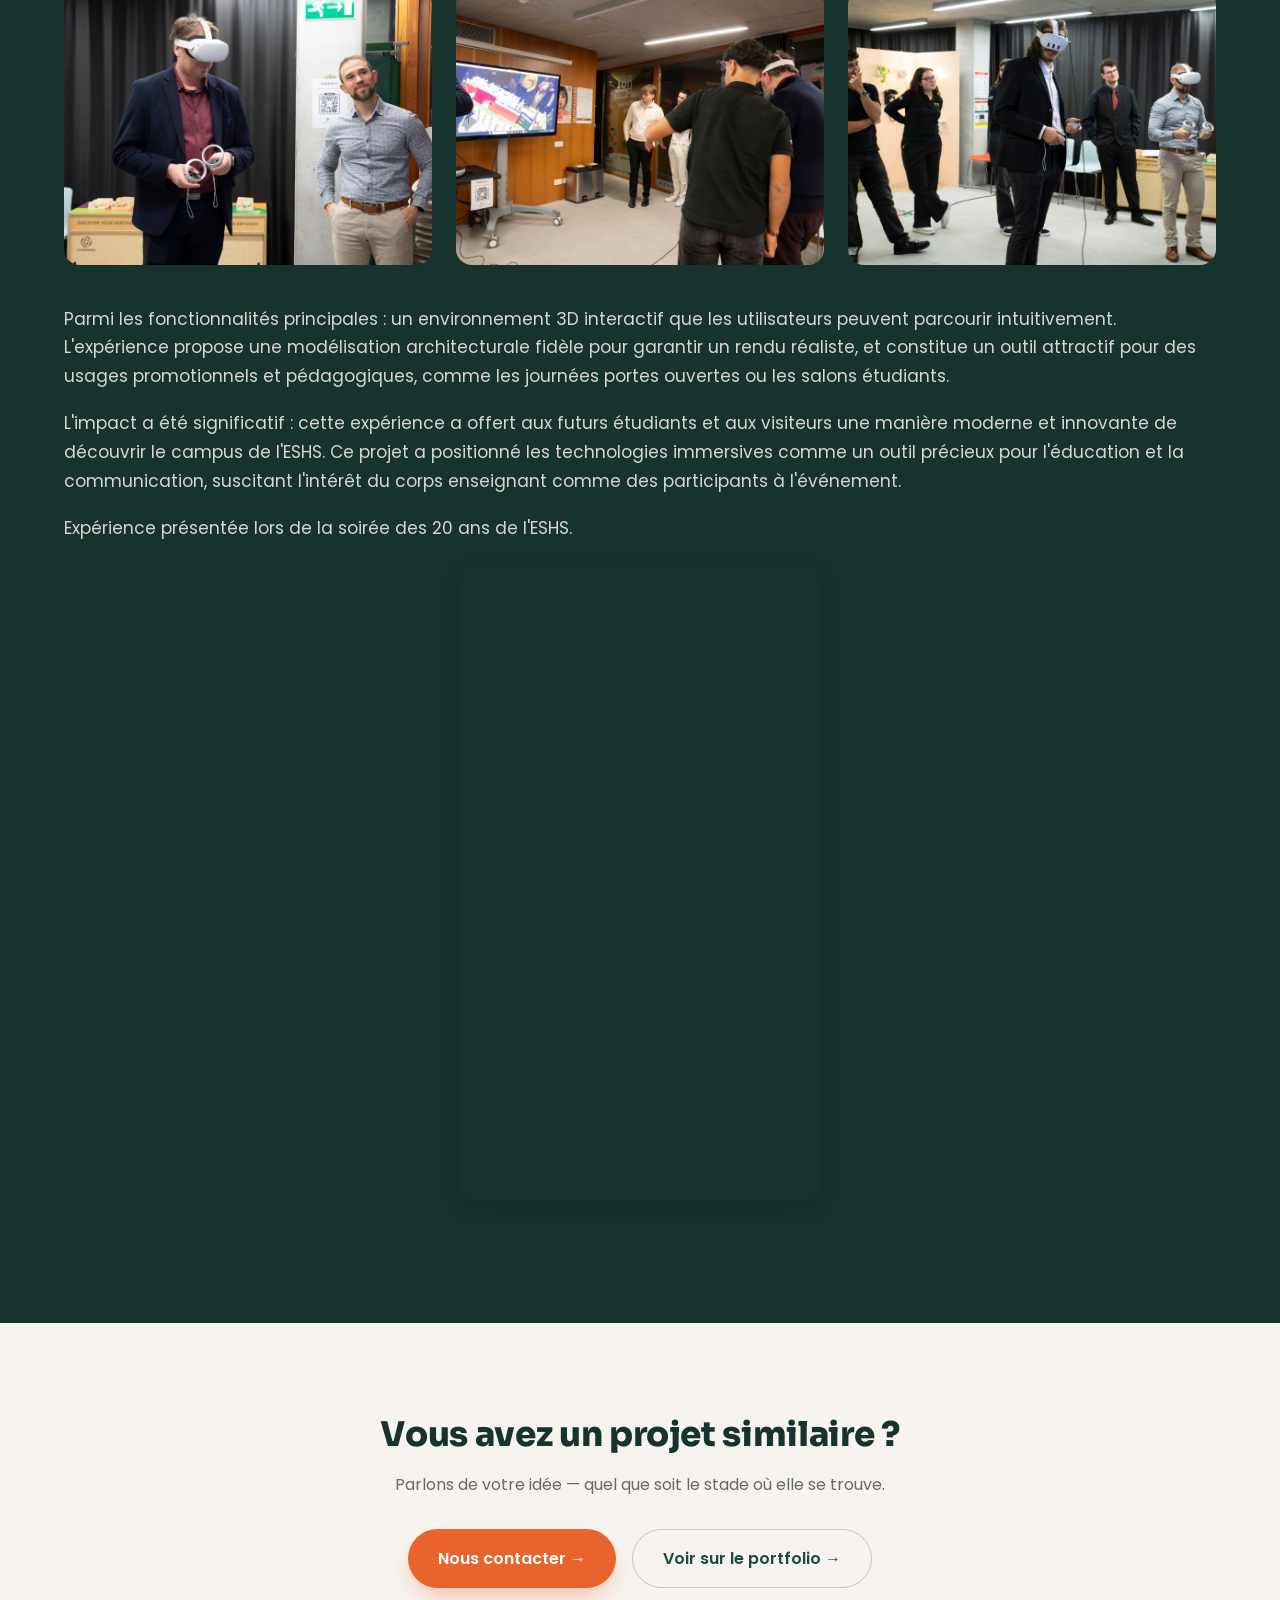
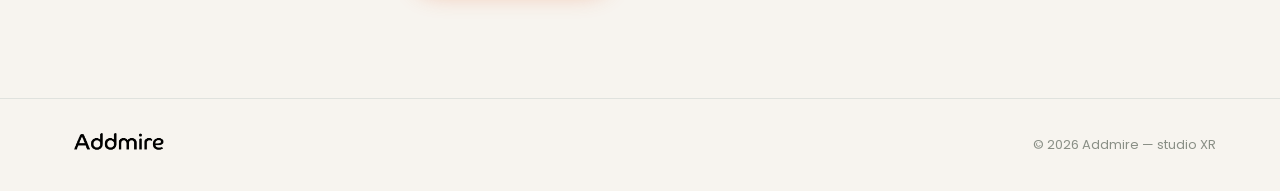
<file: projets/visite-eshs.html>
<!DOCTYPE html>
<html lang="fr">
<head>
<meta charset="utf-8">
<meta name="viewport" content="width=device-width, initial-scale=1">
<title>Visite de l'ESHS — Addmire</title>
<meta name="description" content="Une visite virtuelle guidée pour présenter le nouveau bâtiment Rosa Parks et l'histoire de l'Ecole des Sciences Humaines et Sociales. Un projet Addmire pour UMONS.">
<meta property="og:type" content="website">
<meta property="og:site_name" content="Addmire">
<meta property="og:title" content="Visite de l'ESHS — Addmire">
<meta property="og:description" content="Une visite virtuelle guidée pour présenter le nouveau bâtiment Rosa Parks et l'histoire de l'Ecole des Sciences Humaines et Sociales.">
<meta property="og:image" content="../assets/images/visite-eshs/og.jpg"><!-- à remplacer par une URL absolue une fois le domaine connu -->
<meta property="og:image:alt" content="Visite virtuelle guidée du bâtiment Rosa Parks de l'ESHS">
<meta name="twitter:card" content="summary_large_image">
<meta name="twitter:title" content="Visite de l'ESHS — Addmire">
<meta name="twitter:description" content="Une visite virtuelle guidée pour présenter le nouveau bâtiment Rosa Parks et l'histoire de l'Ecole des Sciences Humaines et Sociales.">
<meta name="twitter:image" content="../assets/images/visite-eshs/og.jpg">
<meta name="theme-color" content="#1C4B43">
<link rel="icon" href="../assets/icons/favicon.svg" type="image/svg+xml">
<link rel="alternate icon" href="../assets/icons/favicon.ico">
<link rel="apple-touch-icon" href="../assets/icons/apple-touch-icon.png">
<link rel="manifest" href="../assets/icons/site.webmanifest">
<link rel="preconnect" href="https://fonts.googleapis.com">
<link rel="preconnect" href="https://fonts.gstatic.com" crossorigin>
<link href="https://fonts.googleapis.com/css2?family=Sora:wght@400;500;600;700;800&family=Poppins:wght@400;500;600&display=swap" rel="stylesheet">
<link rel="stylesheet" href="../styles.css">
<link rel="stylesheet" href="../assets/css/projet.css">
</head>
<body>

<!-- NAV -->
<div class="nav-wrap">
  <a href="../index.html" class="logo-slot" style="width:150px; height:40px; text-decoration:none;">
    <img src="../images/logo-addmire.png" alt="Addmire">
  </a>
  <div class="nav-links-desktop">
    <a href="../index.html#projets">Nos projets</a>
    <a href="../index.html#processus">Processus</a>
    <a href="../index.html#contact">Contact</a>
  </div>
  <button class="nav-burger" id="navBurger" aria-label="Menu">
    <svg width="20" height="20" viewBox="0 0 24 24" fill="none" stroke="#1C4B43" stroke-width="2" stroke-linecap="round">
      <line x1="3" y1="6" x2="21" y2="6"></line>
      <line x1="3" y1="12" x2="21" y2="12"></line>
      <line x1="3" y1="18" x2="21" y2="18"></line>
    </svg>
  </button>
  <div class="mobile-menu" id="mobileMenu">
    <a href="../index.html#projets">Nos projets</a>
    <a href="../index.html#processus">Processus</a>
    <a href="../index.html#contact">Contact</a>
  </div>
</div>

<!-- HERO PROJET -->
<section class="proj-hero">
  <div class="proj-hero-inner">
    <a href="../index.html#projets" class="proj-back">← Nos projets</a>
    <div class="hero-badge"><span class="dot"></span>UMONS</div>
    <h1 class="proj-h1">Visite de l'ESHS</h1>
    <p class="proj-subtitle">Une visite virtuelle guidée pour présenter le nouveau bâtiment Rosa Parks et l'histoire de l'Ecole des Sciences Humaines et Sociales.</p>
  </div>
</section>

<!-- VISUEL PRINCIPAL -->
<section class="proj-visual">
  <div class="proj-visual-inner">
    <div class="proj-visual-frame">
      <div class="photo-slot" data-label="Visite de l'ESHS">
        <img src="../images/eshs-visite.jpg" alt="Visite virtuelle guidée du bâtiment Rosa Parks de l'ESHS" onerror="this.style.display='none'">
      </div>
    </div>
  </div>
</section>

<!-- CONTEXTE -->
<section class="proj-block">
  <div class="proj-block-inner proj-split">
    <div><div class="proj-h">Le contexte</div></div>
    <div class="proj-text">
      <p>Cette expérience immersive a été conçue pour les 20 ans de l'Ecole des Sciences Humaines et Sociales (ESHS) de l'Université de Mons. Elle permet aux utilisateurs d'explorer un modèle 3D entièrement interactif du bâtiment Rosa Parks, un lieu emblématique de l'université.</p>
      <p>Le projet a été présenté lors de la soirée des 20 ans, et est destiné à être utilisé lors de journées portes ouvertes, salons étudiants et autres actions de promotion. Il illustre la capacité des technologies immersives à renforcer l'engagement du public et à offrir des expériences virtuelles mémorables.</p>
    </div>
  </div>
</section>

<!-- RÉALISATION -->
<section class="proj-block proj-dark">
  <div class="proj-block-inner">
    <div class="proj-split">
      <div><div class="proj-h">Réalisation</div></div>
      <div></div>
    </div>
    <div class="gallery-grid">
      <div class="gallery-item">
        <div class="photo-slot" data-label="Modèle 3D du bâtiment Rosa Parks — vue 1">
          <img src="../assets/images/visite-eshs/gallery-1.jpg" alt="Modèle 3D interactif du bâtiment Rosa Parks, vue 1" onerror="this.style.display='none'">
        </div>
      </div>
      <div class="gallery-item">
        <div class="photo-slot" data-label="Modèle 3D du bâtiment Rosa Parks — vue 2">
          <img src="../assets/images/visite-eshs/gallery-2.jpg" alt="Modèle 3D interactif du bâtiment Rosa Parks, vue 2" onerror="this.style.display='none'">
        </div>
      </div>
      <div class="gallery-item">
        <div class="photo-slot" data-label="Modèle 3D du bâtiment Rosa Parks — vue 3">
          <img src="../assets/images/visite-eshs/gallery-3.jpg" alt="Modèle 3D interactif du bâtiment Rosa Parks, vue 3" onerror="this.style.display='none'">
        </div>
      </div>
    </div>
    <div class="proj-text">
      <p>Parmi les fonctionnalités principales : un environnement 3D interactif que les utilisateurs peuvent parcourir intuitivement. L'expérience propose une modélisation architecturale fidèle pour garantir un rendu réaliste, et constitue un outil attractif pour des usages promotionnels et pédagogiques, comme les journées portes ouvertes ou les salons étudiants.</p>
      <p>L'impact a été significatif : cette expérience a offert aux futurs étudiants et aux visiteurs une manière moderne et innovante de découvrir le campus de l'ESHS. Ce projet a positionné les technologies immersives comme un outil précieux pour l'éducation et la communication, suscitant l'intérêt du corps enseignant comme des participants à l'événement.</p>
      <p>Expérience présentée lors de la soirée des 20 ans de l'ESHS.</p>
    </div>
    <div class="proj-video is-vertical">
      <iframe src="https://www.youtube-nocookie.com/embed/w6o2PxHlGtg" title="Visite de l'ESHS — vidéo aperçu" allow="accelerometer; autoplay; clipboard-write; encrypted-media; gyroscope; picture-in-picture; web-share" referrerpolicy="strict-origin-when-cross-origin" allowfullscreen loading="lazy"></iframe>
    </div>
  </div>
</section>

<!-- CTA FIN -->
<section class="proj-cta">
  <div class="proj-cta-inner">
    <h2>Vous avez un projet similaire ?</h2>
    <p>Parlons de votre idée — quel que soit le stade où elle se trouve.</p>
    <div class="proj-cta-actions">
      <a href="mailto:nathan.puozzo@addmire.net" class="btn-primary">Nous contacter →</a>
      <a href="https://nathanpuozzo.myportfolio.com/rosa-park-experience" target="_blank" rel="noopener" class="btn-secondary">Voir sur le portfolio →</a>
    </div>
  </div>
</section>

<!-- FOOTER -->
<div class="site-footer">
  <a href="../index.html" class="logo-slot" style="width:110px; height:28px;">
    <img src="../images/logo-addmire.png" alt="Addmire">
  </a>
  <div class="footer-copy">© 2026 Addmire — studio XR</div>
</div>

<script src="../script.js"></script>
</body>
</html>
</file>
<file: styles.css>
* { box-sizing: border-box; }
html { scroll-behavior: smooth; }
body {
  margin: 0;
  background: #F7F4EF;
  font-family: 'Poppins', sans-serif;
  color: #20241F;
  overflow-x: hidden;
}
a { color: #1C4B43; }
a:hover { color: #E8642C; }
::selection { background: #E8642C; color: #fff; }

/* ---------- image / photo slots ---------- */
.photo-slot {
  position: relative;
  width: 100%;
  height: 100%;
  display: flex;
  align-items: center;
  justify-content: center;
  text-align: center;
  padding: 16px;
  background: linear-gradient(135deg, #1C4B43, #21564D);
  color: rgba(247, 244, 239, 0.85);
  font-family: 'Sora', sans-serif;
  font-weight: 600;
  font-size: 13px;
  overflow: hidden;
}
.photo-slot::before { content: attr(data-label); }
.photo-slot img {
  position: absolute;
  inset: 0;
  width: 100%;
  height: 100%;
  object-fit: cover;
}
.logo-slot {
  display: flex;
  align-items: center;
  justify-content: center;
  position: relative;
}
.logo-slot img {
  position: absolute;
  inset: 0;
  width: 100%;
  height: 100%;
  object-fit: contain;
}

/* ---------- blobs ---------- */
@keyframes blob1 { 0%, 100% { transform: translate(0, 0) rotate(0deg); } 50% { transform: translate(20px, -30px) rotate(15deg); } }
@keyframes blob2 { 0%, 100% { transform: translate(0, 0) rotate(0deg); } 50% { transform: translate(-25px, 25px) rotate(-10deg); } }

/* ---------- nav ---------- */
.nav-wrap {
  display: flex;
  align-items: center;
  justify-content: space-between;
  padding: 28px 64px;
  position: relative;
  z-index: 10;
}
.nav-links-desktop { display: flex; align-items: center; gap: 40px; }
.nav-links-desktop a { text-decoration: none; font-weight: 500; font-size: 15px; color: #20241F; }
.nav-burger {
  display: none;
  align-items: center;
  justify-content: center;
  width: 40px;
  height: 40px;
  border-radius: 10px;
  border: 1px solid rgba(28, 75, 67, 0.15);
  background: #fff;
  cursor: pointer;
}
.mobile-menu {
  display: none;
  position: absolute;
  top: 100%;
  left: 0;
  right: 0;
  background: #fff;
  box-shadow: 0 16px 32px -12px rgba(20, 50, 45, 0.25);
  flex-direction: column;
  padding: 12px 24px 20px;
  gap: 4px;
}
.mobile-menu.open { display: flex; }
.mobile-menu a {
  text-decoration: none;
  font-weight: 500;
  font-size: 16px;
  color: #20241F;
  padding: 12px 0;
  border-bottom: 1px solid rgba(28, 75, 67, 0.08);
}
.mobile-menu a:last-child { border-bottom: none; }

/* ---------- hero ---------- */
.hero {
  position: relative;
  padding: 60px 64px 100px;
  overflow: hidden;
}
.hero-blob-1 {
  position: absolute; top: -60px; right: -80px; width: 340px; height: 340px;
  border-radius: 44% 56% 62% 38% / 45% 40% 60% 55%;
  background: #E8642C; opacity: 0.16; animation: blob1 12s ease-in-out infinite;
}
.hero-blob-2 {
  position: absolute; bottom: -100px; left: -60px; width: 280px; height: 280px;
  border-radius: 56% 44% 38% 62% / 55% 60% 40% 45%;
  background: #1C4B43; opacity: 0.10; animation: blob2 14s ease-in-out infinite;
}
.hero-grid {
  max-width: 1180px; margin: 0 auto;
  display: grid; grid-template-columns: 1.1fr 0.9fr; gap: 60px; align-items: center;
  position: relative; z-index: 1;
}
.hero-badge {
  display: inline-flex; align-items: center; gap: 8px;
  background: rgba(28, 75, 67, 0.08); color: #1C4B43;
  font-size: 13px; font-weight: 600; padding: 7px 16px; border-radius: 100px; margin-bottom: 28px;
}
.hero-badge .dot { width: 7px; height: 7px; border-radius: 50%; background: #E8642C; }
.hero-title {
  font-family: 'Sora', sans-serif; font-size: 58px; line-height: 1.08; font-weight: 800;
  letter-spacing: -0.02em; margin: 0 0 26px; color: #16332D;
}
.hero-lead { font-size: 18px; line-height: 1.6; color: #4A5049; max-width: 520px; margin: 0 0 36px; }
.btn-primary {
  display: inline-flex; align-items: center; gap: 10px; text-decoration: none;
  font-weight: 600; font-size: 16px; background: #E8642C; color: #fff;
  padding: 16px 30px; border-radius: 100px; box-shadow: 0 12px 24px -8px rgba(232, 100, 44, 0.45);
  border: none; cursor: pointer; font-family: 'Poppins', sans-serif;
}
.btn-secondary {
  display: inline-flex; align-items: center; gap: 10px; text-decoration: none;
  font-weight: 600; font-size: 16px; background: transparent; color: #1C4B43;
  border: 1px solid rgba(28, 75, 67, 0.25); padding: 16px 30px; border-radius: 100px;
  font-family: 'Poppins', sans-serif;
}
.hero-visual-wrap { position: relative; }
.hero-visual-frame {
  aspect-ratio: 4 / 5; border-radius: 28px; position: relative; overflow: hidden;
  box-shadow: 0 30px 60px -20px rgba(20, 50, 45, 0.35);
}
.hero-card {
  position: absolute; bottom: -22px; left: -30px; background: #fff; border-radius: 16px;
  padding: 16px 20px; box-shadow: 0 16px 32px -12px rgba(20, 50, 45, 0.25);
  display: flex; align-items: center; gap: 12px;
}
.hero-card-dot { width: 38px; height: 38px; border-radius: 10px; background: #E8642C; flex-shrink: 0; }
.hero-card-title { font-weight: 600; font-size: 13px; color: #16332D; }

/* ---------- projects ---------- */
.section { padding: 100px 64px; }
.section-inner { max-width: 1180px; margin: 0 auto; }
.section-head { max-width: 560px; margin: 0 auto 56px; text-align: center; }
.section-head h2 { font-family: 'Sora', sans-serif; font-size: 38px; font-weight: 800; letter-spacing: -0.01em; margin: 0 0 14px; color: #16332D; }
.section-head p { font-size: 16px; color: #666b62; line-height: 1.6; margin: 0; }

.carousel { position: relative; }
.projects-grid {
  display: flex; gap: 32px; align-items: stretch; overflow-x: auto;
  scroll-snap-type: x mandatory; scrollbar-width: none; -ms-overflow-style: none;
}
.projects-grid::-webkit-scrollbar { display: none; }
.proj-card {
  scroll-snap-align: start; flex: 0 0 calc((100% - 64px) / 3);
  background: #fff; border-radius: 20px; overflow: hidden;
  box-shadow: 0 8px 24px -12px rgba(20, 50, 45, 0.15);
  display: flex; flex-direction: column;
}
.proj-photo { aspect-ratio: 4 / 3; position: relative; }
.proj-body { padding: 24px 24px 28px; display: flex; flex-direction: column; flex: 1; }
.proj-client { font-size: 12px; font-weight: 600; letter-spacing: 0.06em; text-transform: uppercase; color: #E8642C; margin-bottom: 8px; }
.proj-title { font-family: 'Sora', sans-serif; font-weight: 700; font-size: 19px; color: #16332D; margin-bottom: 10px; line-height: 1.3; }
.proj-desc { font-size: 14px; color: #666b62; line-height: 1.5; margin-bottom: 16px; }
.proj-link { display: inline-flex; align-items: center; gap: 6px; font-size: 13.5px; font-weight: 600; color: #1C4B43; text-decoration: none; margin-top: auto; }
.proj-link-disabled { color: #8A8F86; cursor: default; }

.carousel-btn {
  position: absolute; top: 50%; transform: translateY(-50%); width: 44px; height: 44px;
  border-radius: 50%; border: 1px solid rgba(28, 75, 67, 0.15); background: #fff;
  box-shadow: 0 8px 20px -8px rgba(20, 50, 45, 0.25); cursor: pointer;
  display: flex; align-items: center; justify-content: center; font-size: 18px; color: #1C4B43;
}
.carousel-btn.prev { left: -22px; }
.carousel-btn.next { right: -22px; }

/* ---------- trust ---------- */
.trust {
  padding: 40px 64px 64px;
  border-top: 1px solid rgba(28, 75, 67, 0.1);
  border-bottom: 1px solid rgba(28, 75, 67, 0.1);
}
.trust-inner { max-width: 1180px; margin: 0 auto; text-align: center; }
.trust-label {
  font-size: 25px; font-weight: 600; letter-spacing: 0.12em; text-transform: uppercase;
  color: #8A8F86; margin-bottom: 28px; font-family: 'Sora', sans-serif;
}
.logos-row { display: flex; align-items: center; justify-content: center; gap: 56px; flex-wrap: wrap; height: 130px; }
.logo-link { display: flex; align-items: center; justify-content: center; width: 140px; height: 70px; }

/* ---------- process ---------- */
.process { padding: 100px 64px; background: #16332D; position: relative; overflow: hidden; }
.process-blob { position: absolute; top: -120px; right: -100px; width: 360px; height: 360px; border-radius: 50%; background: #E8642C; opacity: 0.12; }
.process .section-head h2 { color: #F7F4EF; }
.process .section-head p { color: rgba(247, 244, 239, 0.65); }
.process-inner { position: relative; z-index: 1; }
.steps-grid { display: grid; grid-template-columns: repeat(3, 1fr); gap: 40px; }
.step-head { display: flex; align-items: center; gap: 16px; margin-bottom: 12px; }
.step-num { font-family: 'Sora', sans-serif; font-size: 48px; font-weight: 800; color: #E8642C; opacity: 0.9; }
.step-title { font-family: 'Sora', sans-serif; font-weight: 700; font-size: 20px; color: #F7F4EF; margin-bottom: 10px; }
.step-desc { font-size: 14.5px; color: rgba(247, 244, 239, 0.65); line-height: 1.6; }

/* ---------- contact ---------- */
.contact-grid {
  max-width: 1180px; margin: 0 auto; display: grid; grid-template-columns: 1fr 1.1fr;
  gap: 64px; align-items: start;
}
.contact-grid h2 { font-family: 'Sora', sans-serif; font-size: 38px; font-weight: 800; letter-spacing: -0.01em; margin: 0 0 18px; color: #16332D; }
.contact-lead { font-size: 16px; color: #666b62; line-height: 1.6; margin: 0 0 32px; max-width: 420px; }
.contact-photo { width: 100%; max-width: 409px; aspect-ratio: 1 / 1; border-radius: 16px; margin-bottom: 24px; overflow: hidden; }
.contact-photo img { border-radius: 16px; }
.contact-name { font-family: 'Sora', sans-serif; font-weight: 700; font-size: 17px; color: #16332D; }
.contact-email { font-size: 15px; text-decoration: none; font-weight: 500; }

.contact-form {
  background: #fff; border-radius: 20px; padding: 36px;
  box-shadow: 0 8px 32px -16px rgba(20, 50, 45, 0.2);
  display: flex; flex-direction: column; gap: 18px;
}
.form-row { display: grid; grid-template-columns: 1fr 1fr; gap: 16px; }
.form-field { display: flex; flex-direction: column; gap: 8px; }
.form-field label { font-size: 13px; font-weight: 600; color: #16332D; }
.form-field input, .form-field textarea {
  padding: 13px 14px; border-radius: 10px; border: 1px solid rgba(28, 75, 67, 0.18);
  font-family: 'Poppins', sans-serif; font-size: 14px; outline: none;
}
.form-field textarea { resize: vertical; }
.form-submit {
  margin-top: 6px; background: #E8642C; color: #fff; border: none; padding: 15px;
  border-radius: 100px; font-family: 'Poppins', sans-serif; font-weight: 600; font-size: 15px; cursor: pointer;
}
.form-note { font-size: 12.5px; color: #8A8F86; text-align: center; }

/* ---------- error page ---------- */
.error-section { position: relative; padding: 60px 64px 140px; overflow: hidden; text-align: center; }
.error-inner { max-width: 560px; margin: 0 auto; position: relative; z-index: 1; }
.error-code { font-family: 'Sora', sans-serif; font-size: 120px; line-height: 1; font-weight: 800; color: #16332D; margin: 0 0 12px; }
.error-title { font-family: 'Sora', sans-serif; font-size: 28px; font-weight: 800; color: #16332D; margin: 0 0 14px; }
.error-lead { font-size: 16px; line-height: 1.6; color: #666b62; margin: 0 0 36px; }
.error-actions { display: flex; gap: 16px; justify-content: center; flex-wrap: wrap; }

/* ---------- footer ---------- */
.site-footer {
  padding: 32px 64px; border-top: 1px solid rgba(28, 75, 67, 0.1);
  display: flex; align-items: center; justify-content: space-between; flex-wrap: wrap; gap: 12px;
}
.footer-copy { font-size: 13px; color: #8A8F86; }

/* ---------- responsive ---------- */
@media (max-width: 860px) {
  .hero-grid, .steps-grid, .contact-grid { grid-template-columns: 1fr !important; }
  .proj-card { flex-basis: calc(100% - 32px) !important; }
  .hero-title { font-size: 42px !important; }
  .logos-row { flex-wrap: wrap !important; justify-content: center !important; gap: 28px !important; }
  .nav-wrap { padding: 20px 24px !important; }
  .nav-links-desktop { display: none !important; }
  .nav-burger { display: flex !important; }
  .hero, .section, .process { padding-left: 24px !important; padding-right: 24px !important; }
  .site-footer { padding: 24px !important; }
  .error-section { padding-left: 24px !important; padding-right: 24px !important; }
  .error-code { font-size: 84px !important; }
}
</file>
<file: assets/css/projet.css>
/* Pages projet — complète ../../styles.css (mêmes couleurs, typos et boutons que la homepage) */

.proj-hero { padding: 40px 64px 60px; }
.proj-hero-inner { max-width: 900px; margin: 0 auto; }
.proj-back {
  display: inline-flex; align-items: center; gap: 6px; text-decoration: none;
  font-size: 14px; font-weight: 600; color: #8A8F86; margin-bottom: 28px;
}
.proj-hero .hero-badge { margin-bottom: 22px; }
.proj-h1 {
  font-family: 'Sora', sans-serif; font-size: 48px; line-height: 1.1; font-weight: 800;
  letter-spacing: -0.02em; margin: 0 0 18px; color: #16332D;
}
.proj-subtitle { font-size: 18px; line-height: 1.6; color: #4A5049; margin: 0; }

.proj-visual { padding: 0 64px 80px; }
.proj-visual-inner { max-width: 1180px; margin: 0 auto; }
.proj-visual-frame {
  aspect-ratio: 16 / 9; border-radius: 24px; overflow: hidden;
  box-shadow: 0 24px 48px -16px rgba(20, 50, 45, 0.25);
}

.proj-block { padding: 20px 64px 90px; }
.proj-block-inner { max-width: 1180px; margin: 0 auto; }
.proj-split { display: grid; grid-template-columns: 0.7fr 1.3fr; gap: 56px; }
.proj-h { font-family: 'Sora', sans-serif; font-weight: 700; font-size: 22px; color: #E8642C; }
.proj-text { font-size: 17px; line-height: 1.7; color: #3A3F36; }
.proj-text p { margin: 0 0 18px; }

.proj-list { list-style: none; margin: 0 0 18px; padding: 0; display: flex; flex-direction: column; gap: 12px; }
.proj-list li { display: flex; gap: 14px; }
.proj-list li::before { content: ""; width: 8px; height: 8px; border-radius: 50%; background: #E8642C; margin-top: 11px; flex-shrink: 0; }

.proj-dark { background: #16332D; }
.proj-dark .proj-split { margin-bottom: 56px; }
.proj-dark .proj-text { color: rgba(247, 244, 239, 0.85); }
.gallery-grid { display: grid; grid-template-columns: repeat(3, 1fr); gap: 24px; margin-bottom: 40px; }
.gallery-item { aspect-ratio: 4 / 3; border-radius: 16px; overflow: hidden; }

.proj-video {
  aspect-ratio: 16 / 9; border-radius: 16px; overflow: hidden; margin: 8px auto 32px;
  box-shadow: 0 8px 24px -12px rgba(0, 0, 0, 0.35);
}
.proj-video iframe { width: 100%; height: 100%; border: 0; display: block; }
.proj-video.is-vertical { aspect-ratio: 9 / 16; max-width: 360px; }

.proj-impact { padding: 90px 64px; }
.proj-impact .proj-h { margin-bottom: 32px; }
.impact-item { margin-bottom: 18px; }
.impact-item p { margin: 0; }
.impact-stat { font-family: 'Sora', sans-serif; font-size: 40px; font-weight: 800; color: #16332D; margin-bottom: 8px; }

.proj-cta { padding: 90px 64px 110px; text-align: center; }
.proj-cta-inner { max-width: 600px; margin: 0 auto; }
.proj-cta h2 { font-family: 'Sora', sans-serif; font-size: 34px; font-weight: 800; letter-spacing: -0.01em; margin: 0 0 16px; color: #16332D; }
.proj-cta p { font-size: 16px; color: #666b62; line-height: 1.6; margin: 0 0 32px; }
.proj-cta-actions { display: flex; gap: 16px; justify-content: center; flex-wrap: wrap; }

@media (max-width: 860px) {
  .proj-hero, .proj-visual, .proj-block, .proj-impact, .proj-cta { padding-left: 24px !important; padding-right: 24px !important; }
  .proj-h1 { font-size: 36px !important; }
  .proj-split, .gallery-grid { grid-template-columns: 1fr !important; }
}
</file>
